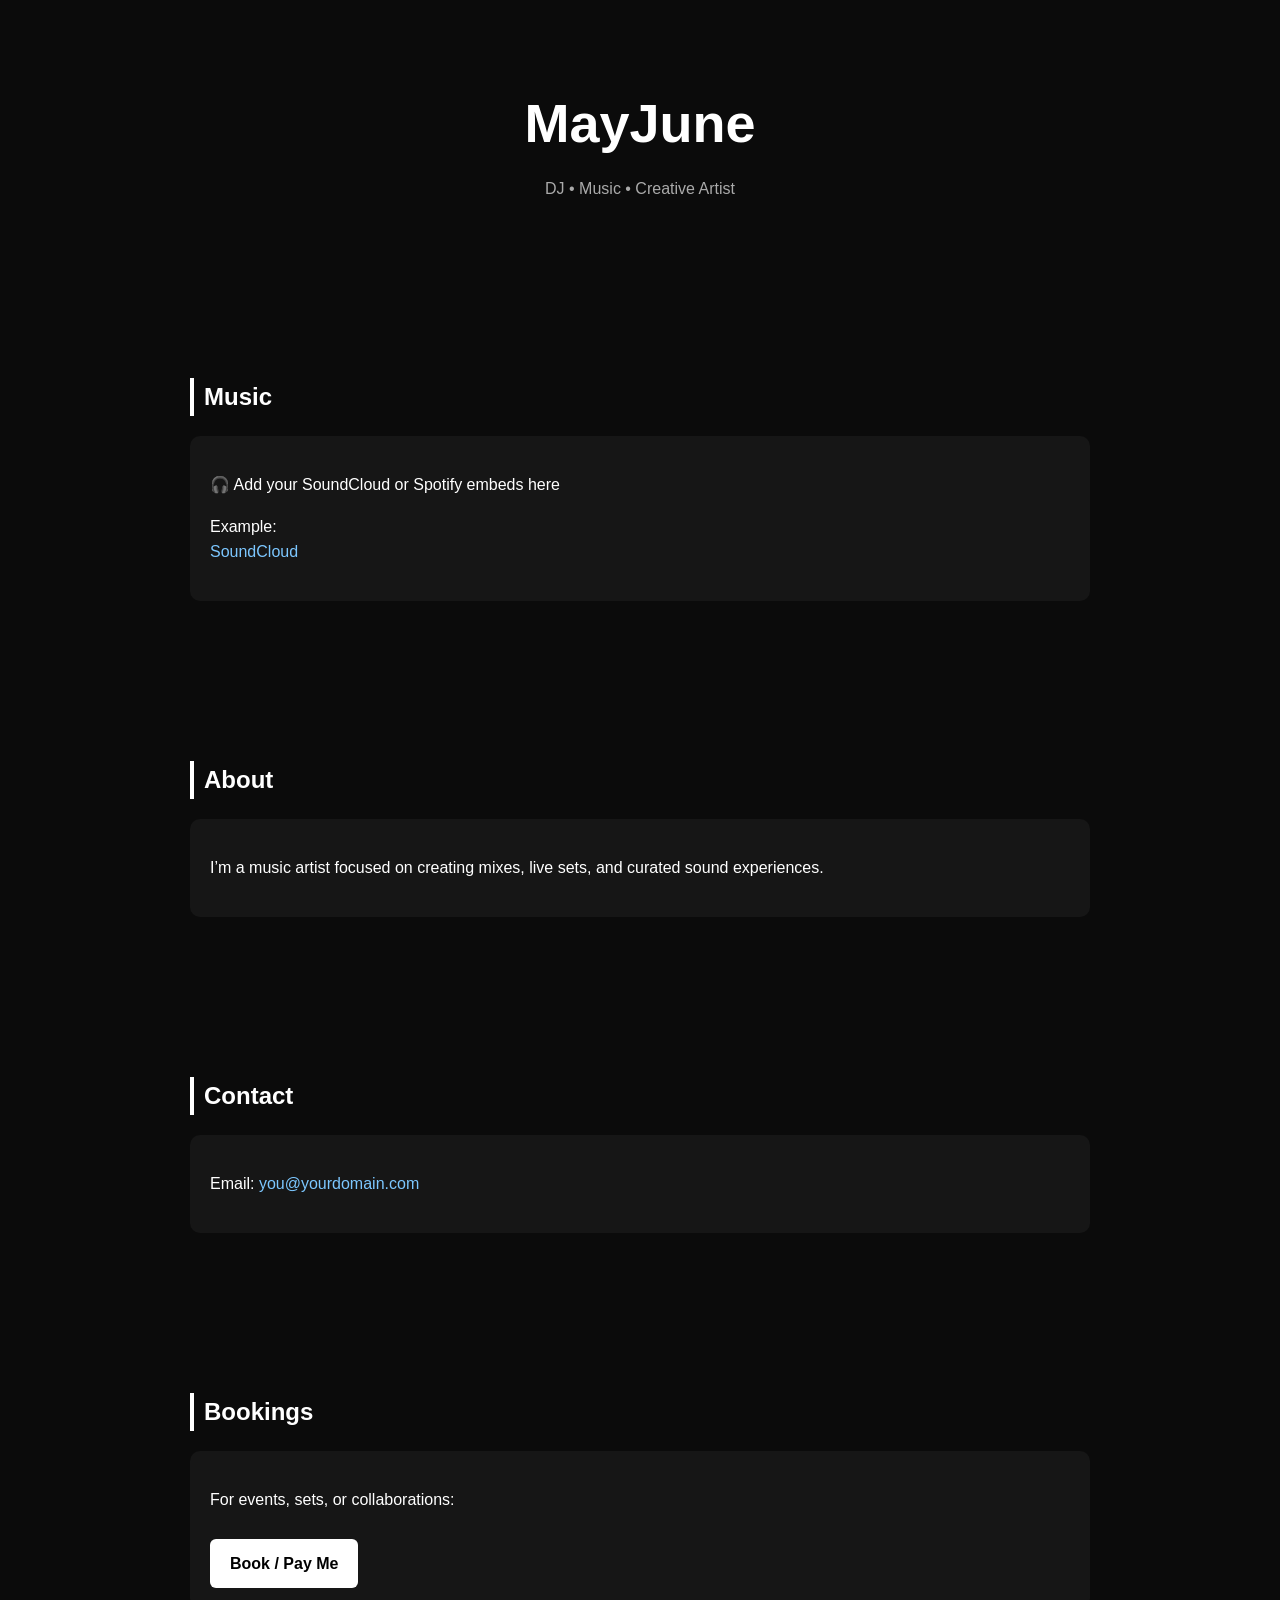
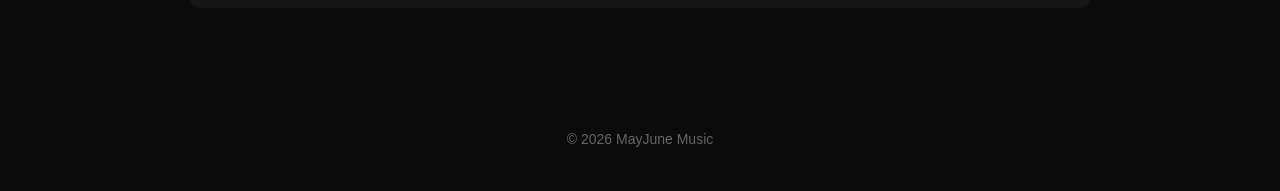
<file: index.htm>
<!DOCTYPE html>
<html lang="en">
<head>
  <meta charset="UTF-8">
  <meta name="viewport" content="width=device-width, initial-scale=1.0">
  <title>MayJune Music</title>

  <style>
    body {
      margin: 0;
      font-family: Arial, sans-serif;
      background: #0b0b0b;
      color: #ffffff;
      line-height: 1.6;
    }

    header {
      padding: 80px 20px;
      text-align: center;
    }

    h1 {
      font-size: 54px;
      margin: 0;
    }

    p.subtitle {
      color: #aaa;
      margin-top: 10px;
    }

    section {
      padding: 60px 20px;
      max-width: 900px;
      margin: auto;
    }

    h2 {
      border-left: 4px solid white;
      padding-left: 10px;
      margin-bottom: 20px;
    }

    .card {
      background: #161616;
      padding: 20px;
      border-radius: 10px;
      margin-bottom: 20px;
    }

    a {
      color: #7cc7ff;
      text-decoration: none;
    }

    .button {
      display: inline-block;
      padding: 12px 20px;
      background: white;
      color: black;
      border-radius: 6px;
      margin-top: 10px;
      font-weight: bold;
    }

    footer {
      text-align: center;
      padding: 40px;
      color: #666;
      font-size: 14px;
    }
  </style>

</head>

<body>

<header>
  <h1>MayJune</h1>
  <p class="subtitle">DJ • Music • Creative Artist</p>
</header>

<section>
  <h2>Music</h2>

  <div class="card">
    <p>🎧 Add your SoundCloud or Spotify embeds here</p>
    <p>
      Example: <br>
      <a href="https://soundcloud.com" target="_blank">SoundCloud</a>
    </p>
  </div>
</section>

<section>
  <h2>About</h2>

  <div class="card">
    <p>
      I’m a music artist focused on creating mixes, live sets, and curated sound experiences.
    </p>
  </div>
</section>

<section>
  <h2>Contact</h2>

  <div class="card">
    <p>Email: <a href="mailto:you@yourdomain.com">you@yourdomain.com</a></p>
  </div>
</section>

<section>
  <h2>Bookings</h2>

  <div class="card">
    <p>For events, sets, or collaborations:</p>

    <!-- Replace with Stripe/PayPal link -->
    <a class="button" href="https://paypal.me/yourlink" target="_blank">
      Book / Pay Me
    </a>
  </div>
</section>

<footer>
  © 2026 MayJune Music
</footer>

</body>
</html>
</file>
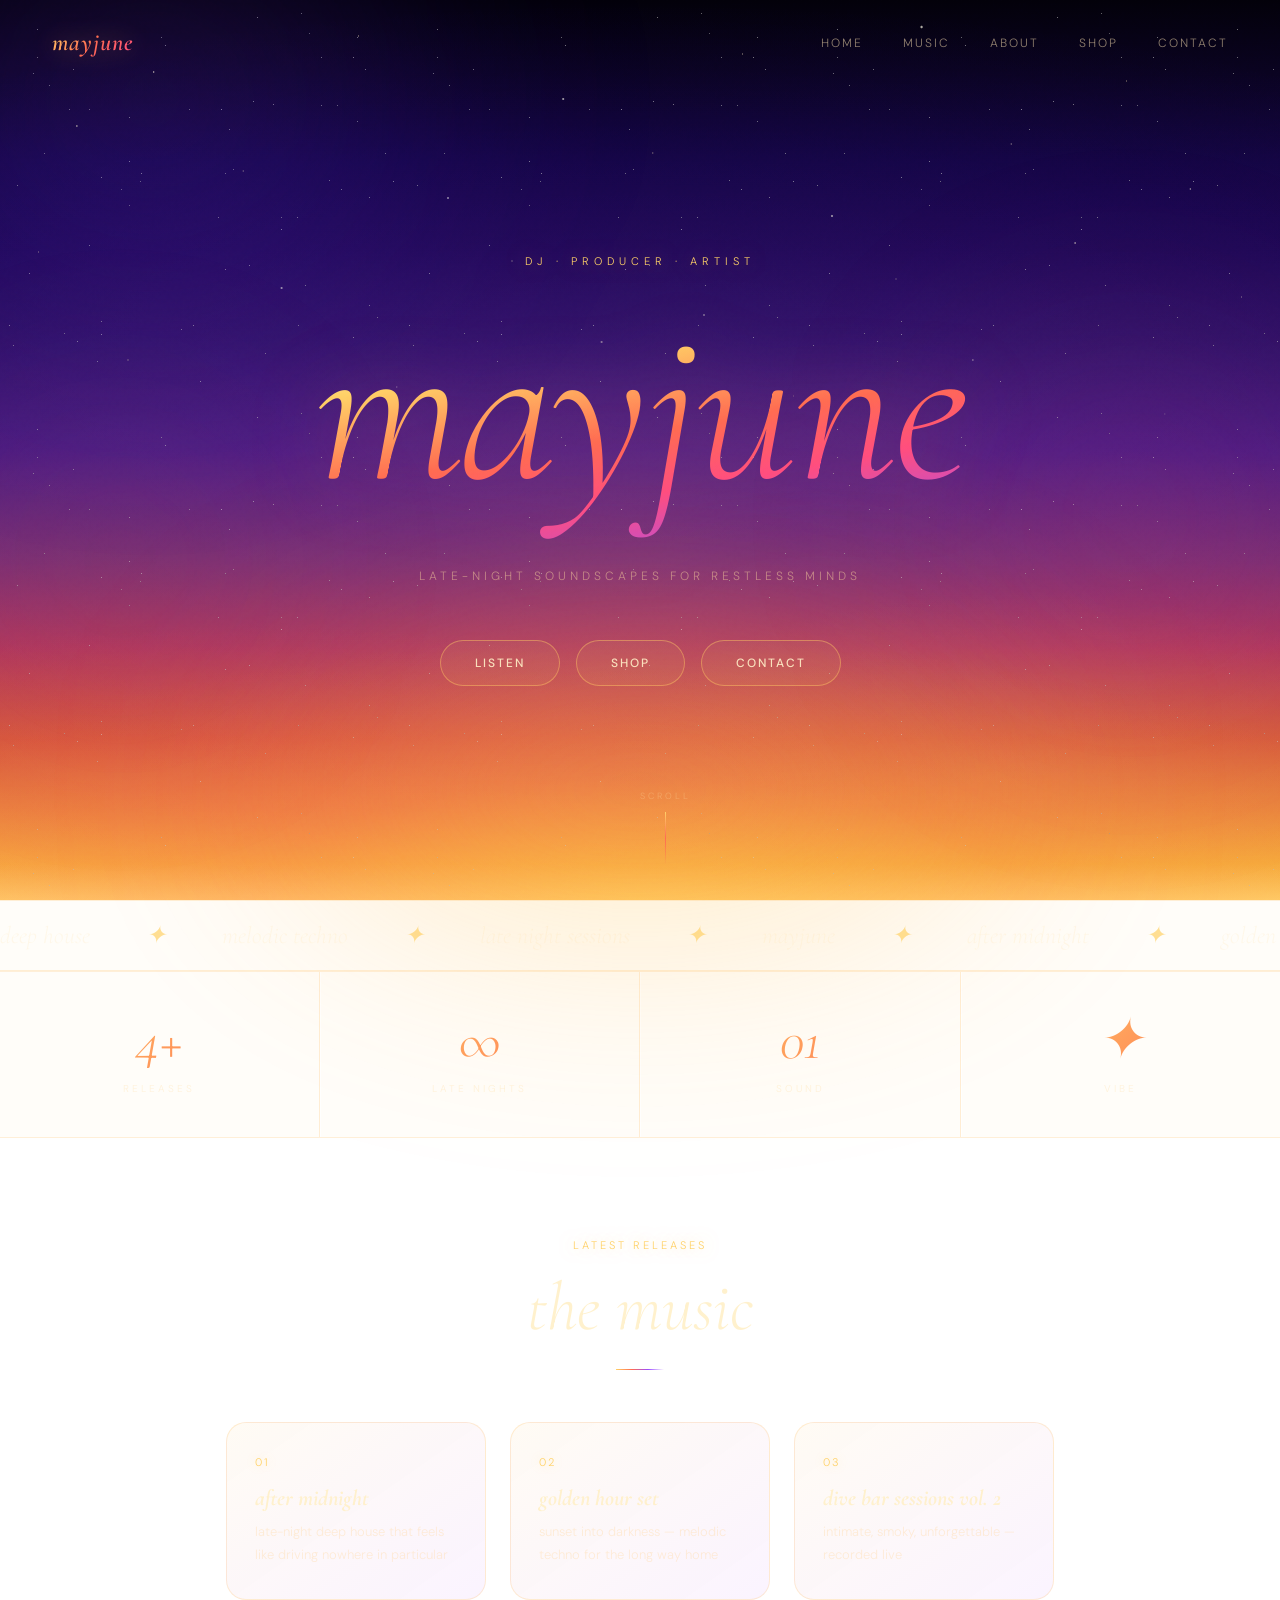
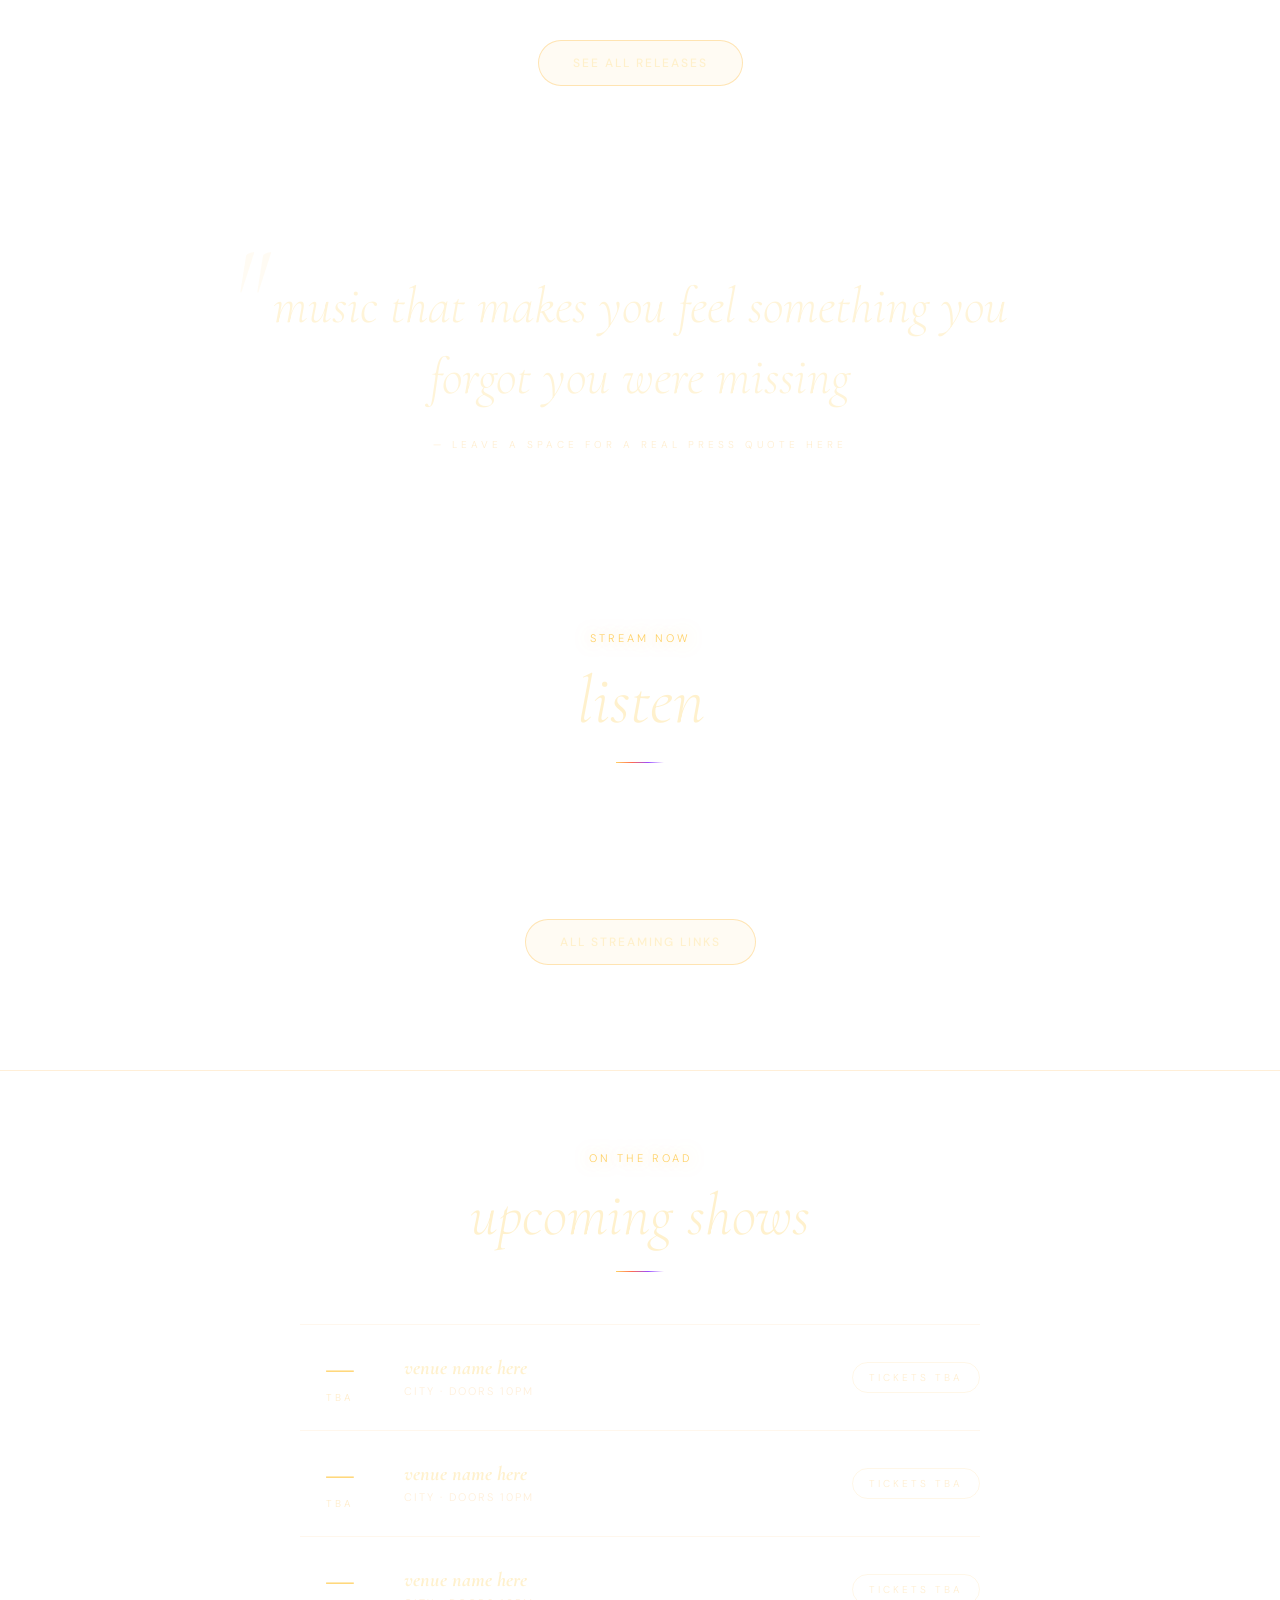
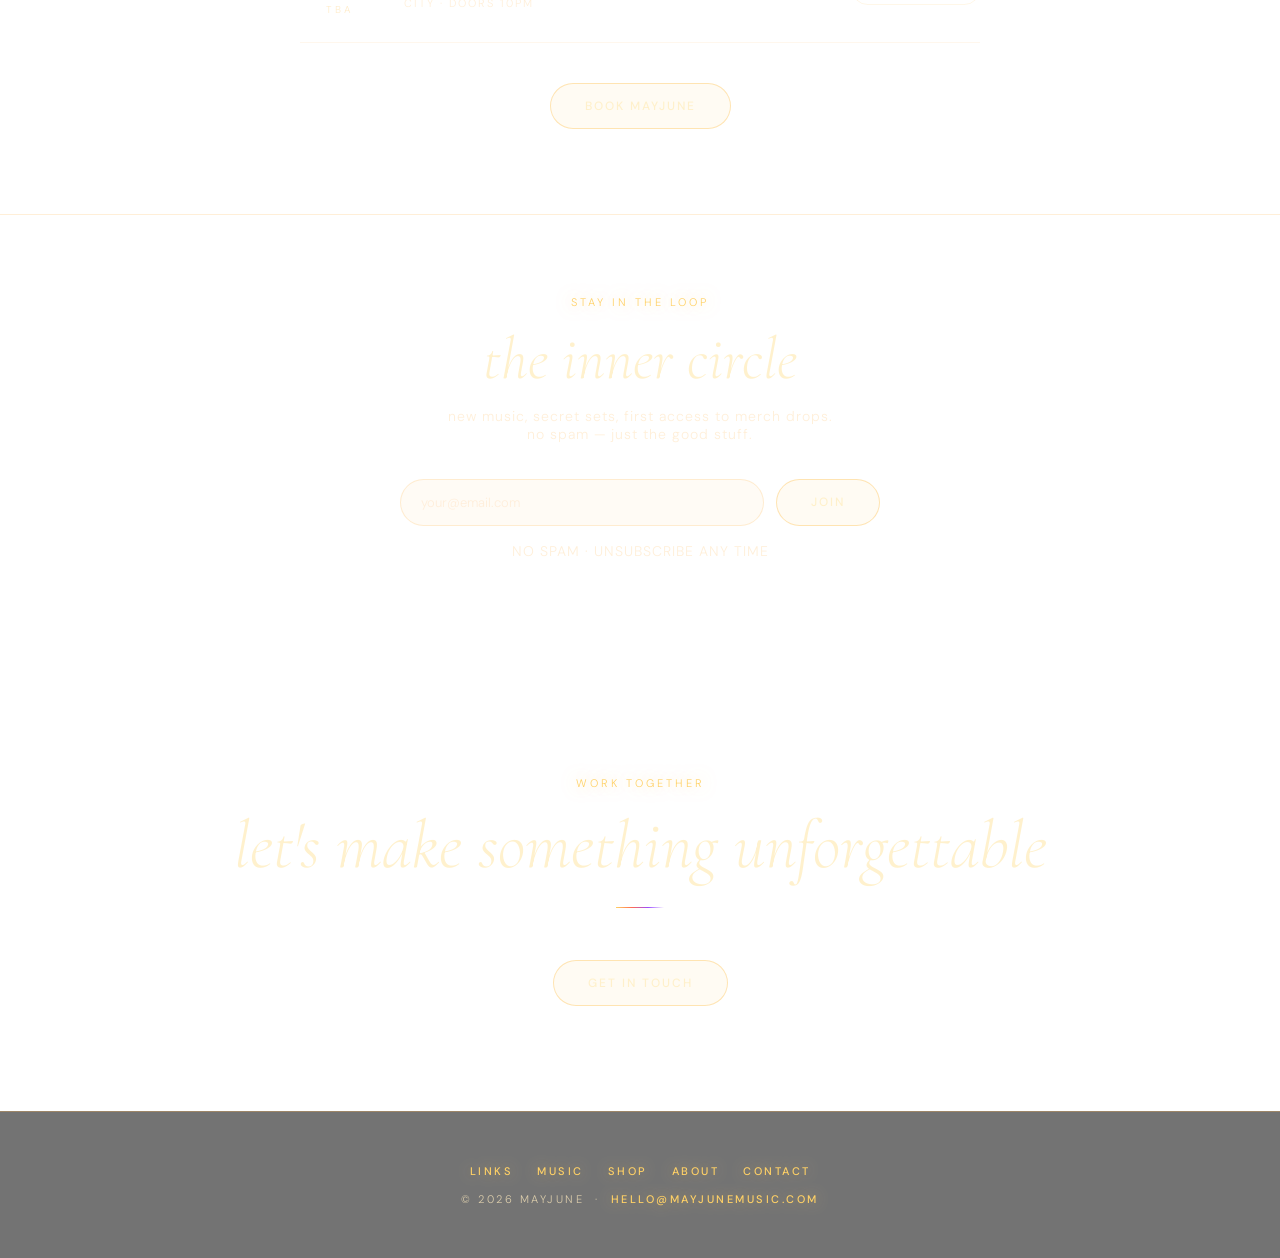
<file: index.html>
<!DOCTYPE html>

<html lang="en">
<head>
  <meta charset="UTF-8">
  <meta name="viewport" content="width=device-width, initial-scale=1.0">
  <title>mayjune</title>
  <link rel="stylesheet" href="styles.css">
</head>
<body>

<div class="cursor"      id="cursor"></div>
<div class="cursor-ring" id="cursorRing"></div>
<div class="cursor-halo" id="cursorHalo"></div>

<div class="orb orb-1"></div>
<div class="orb orb-2"></div>
<div class="orb orb-3"></div>
<div class="orb orb-4"></div>

<nav id="nav">
  <h2>mayjune</h2>
  <button class="nav-toggle" id="navToggle" aria-label="Toggle menu">
    <span></span><span></span><span></span>
  </button>
  <div class="nav-links" id="navLinks">
    <a href="index.html">home</a>
    <a href="music.html">music</a>
    <a href="about.html">about</a>
    <a href="shop.html">shop</a>
    <a href="contact.html">contact</a>
  </div>
</nav>

<!-- ══ HERO ══ -->

<section class="hero">
  <p class="hero-eyebrow">dj · producer · artist</p>
  <h1>mayjune</h1>
  <p class="hero-sub">late-night soundscapes for restless minds</p>
  <div class="buttons">
    <a href="music.html" class="button">listen</a>
    <a href="shop.html"  class="button">shop</a>
    <a href="contact.html" class="button">contact</a>
  </div>
  <div class="hero-scroll">
    <span>scroll</span>
    <div class="scroll-line"></div>
  </div>
</section>

<!-- ══ MARQUEE ══ -->

<div class="marquee-wrap">
  <div class="marquee-track">
    <span>deep house</span><span class="a">✦</span>
    <span>melodic techno</span><span class="a">✦</span>
    <span>late night sessions</span><span class="a">✦</span>
    <span>mayjune</span><span class="a">✦</span>
    <span>after midnight</span><span class="a">✦</span>
    <span>golden hour</span><span class="a">✦</span>
    <span>deep house</span><span class="a">✦</span>
    <span>melodic techno</span><span class="a">✦</span>
    <span>late night sessions</span><span class="a">✦</span>
    <span>mayjune</span><span class="a">✦</span>
    <span>after midnight</span><span class="a">✦</span>
    <span>golden hour</span><span class="a">✦</span>
  </div>
</div>

<!-- ══ STATS ══ -->

<div class="stats-row fade-in">
  <div class="stat-block">
    <span class="stat-num">4+</span>
    <span class="stat-label">releases</span>
  </div>
  <div class="stat-block">
    <span class="stat-num">∞</span>
    <span class="stat-label">late nights</span>
  </div>
  <div class="stat-block">
    <span class="stat-num">01</span>
    <span class="stat-label">sound</span>
  </div>
  <div class="stat-block">
    <span class="stat-num">✦</span>
    <span class="stat-label">vibe</span>
  </div>
</div>

<!-- ══ LATEST MUSIC ══ -->

<section class="section">
  <span class="section-tag">latest releases</span>
  <h2>the music</h2>
  <div class="divider"></div>
  <div class="cards">
    <div class="card fade-in">
      <span class="card-num">01</span>
      <h3>after midnight</h3>
      <p>late-night deep house that feels like driving nowhere in particular</p>
    </div>
    <div class="card fade-in" style="transition-delay:0.1s">
      <span class="card-num">02</span>
      <h3>golden hour set</h3>
      <p>sunset into darkness — melodic techno for the long way home</p>
    </div>
    <div class="card fade-in" style="transition-delay:0.2s">
      <span class="card-num">03</span>
      <h3>dive bar sessions vol. 2</h3>
      <p>intimate, smoky, unforgettable — recorded live</p>
    </div>
  </div>
  <div style="margin-top:40px;">
    <a href="music.html" class="button fade-in" style="transition-delay:0.3s">see all releases</a>
  </div>
</section>

<!-- ══ QUOTE STRIP ══ -->

<div class="quote-strip fade-in">
  <blockquote>
    music that makes you feel something you forgot you were missing
  </blockquote>
  <span class="quote-source">— leave a space for a real press quote here</span>
</div>

<!-- ══ STREAM ══ -->

<section class="section fade-in">
  <span class="section-tag">stream now</span>
  <h2>listen</h2>
  <div class="divider"></div>
  <!-- Replace the src with your Spotify embed URL -->
  <iframe style="border-radius:14px"
    src="https://open.spotify.com/embed/track/4uLU6hMCjMI75M1A2tKUQC"
    width="100%" height="80" frameBorder="0"
    allow="autoplay; clipboard-write; encrypted-media; fullscreen">
  </iframe>
  <div style="margin-top:24px;">
    <a href="links.html" class="button">all streaming links</a>
  </div>
</section>

<!-- ══ UPCOMING SHOWS ══ -->

<section class="shows-section fade-in">
  <span class="section-tag" style="text-align:center;display:block;margin-bottom:14px;">on the road</span>
  <h2>upcoming shows</h2>
  <div class="divider"></div>
  <div class="shows-list">
    <!-- Add your real dates below — format: day / month / venue / city -->
    <div class="show-row fade-in">
      <div class="show-date">
        <span class="show-date-day">—</span>
        <span class="show-date-month">tba</span>
      </div>
      <div class="show-info">
        <h3>venue name here</h3>
        <p>city · doors 10pm</p>
      </div>
      <span class="show-tba">tickets tba</span>
    </div>
    <div class="show-row fade-in" style="transition-delay:0.1s">
      <div class="show-date">
        <span class="show-date-day">—</span>
        <span class="show-date-month">tba</span>
      </div>
      <div class="show-info">
        <h3>venue name here</h3>
        <p>city · doors 10pm</p>
      </div>
      <span class="show-tba">tickets tba</span>
    </div>
    <div class="show-row fade-in" style="transition-delay:0.2s">
      <div class="show-date">
        <span class="show-date-day">—</span>
        <span class="show-date-month">tba</span>
      </div>
      <div class="show-info">
        <h3>venue name here</h3>
        <p>city · doors 10pm</p>
      </div>
      <span class="show-tba">tickets tba</span>
    </div>
  </div>
  <div style="text-align:center;margin-top:40px;">
    <a href="contact.html" class="button fade-in">book mayjune</a>
  </div>
</section>

<!-- ══ EMAIL LIST ══ -->

<section class="email-section fade-in">
  <span class="section-tag">stay in the loop</span>
  <h2>the inner circle</h2>
  <p>new music, secret sets, first access to merch drops.<br>no spam — just the good stuff.</p>
  <!-- ⬇ Wire this up to Mailchimp / Klaviyo / ConvertKit — replace action URL -->
  <form class="email-form-row" id="emailForm" action="#" method="post">
    <input type="email" name="email" placeholder="your@email.com" required />
    <button type="submit" class="button">join</button>
  </form>
  <p class="email-note">no spam · unsubscribe any time</p>
</section>

<!-- ══ CTA ══ -->

<section class="section fade-in">
  <span class="section-tag">work together</span>
  <h2>let's make something unforgettable</h2>
  <div class="divider"></div>
  <a href="contact.html" class="button">get in touch</a>
</section>

<footer>
  <div style="margin-bottom:14px;display:flex;gap:24px;justify-content:center;flex-wrap:wrap;">
    <a href="links.html">links</a>
    <a href="music.html">music</a>
    <a href="shop.html">shop</a>
    <a href="about.html">about</a>
    <a href="contact.html">contact</a>
  </div>
  © 2026 mayjune &nbsp;·&nbsp; <a href="mailto:hello@mayjunemusic.com">hello@mayjunemusic.com</a>
</footer>

<script src="cursor.js"></script>

<script>
  // Mobile nav
  const toggle = document.getElementById('navToggle');
  const links  = document.getElementById('navLinks');
  toggle.addEventListener('click', () => {
    toggle.classList.toggle('open');
    links.classList.toggle('open');
  });
  links.querySelectorAll('a').forEach(a => a.addEventListener('click', () => {
    toggle.classList.remove('open'); links.classList.remove('open');
  }));

  // Email form submit → success overlay
  document.getElementById('emailForm').addEventListener('submit', function(e) {
    e.preventDefault();
    // ↓ Add your actual form submission logic here (Mailchimp API, Klaviyo, etc.)
    window.mjShowSuccess({
      title: "you're in ✦",
      sub: "welcome to the inner circle"
    });
    this.reset();
  });
</script>

</body>
</html>
</file>
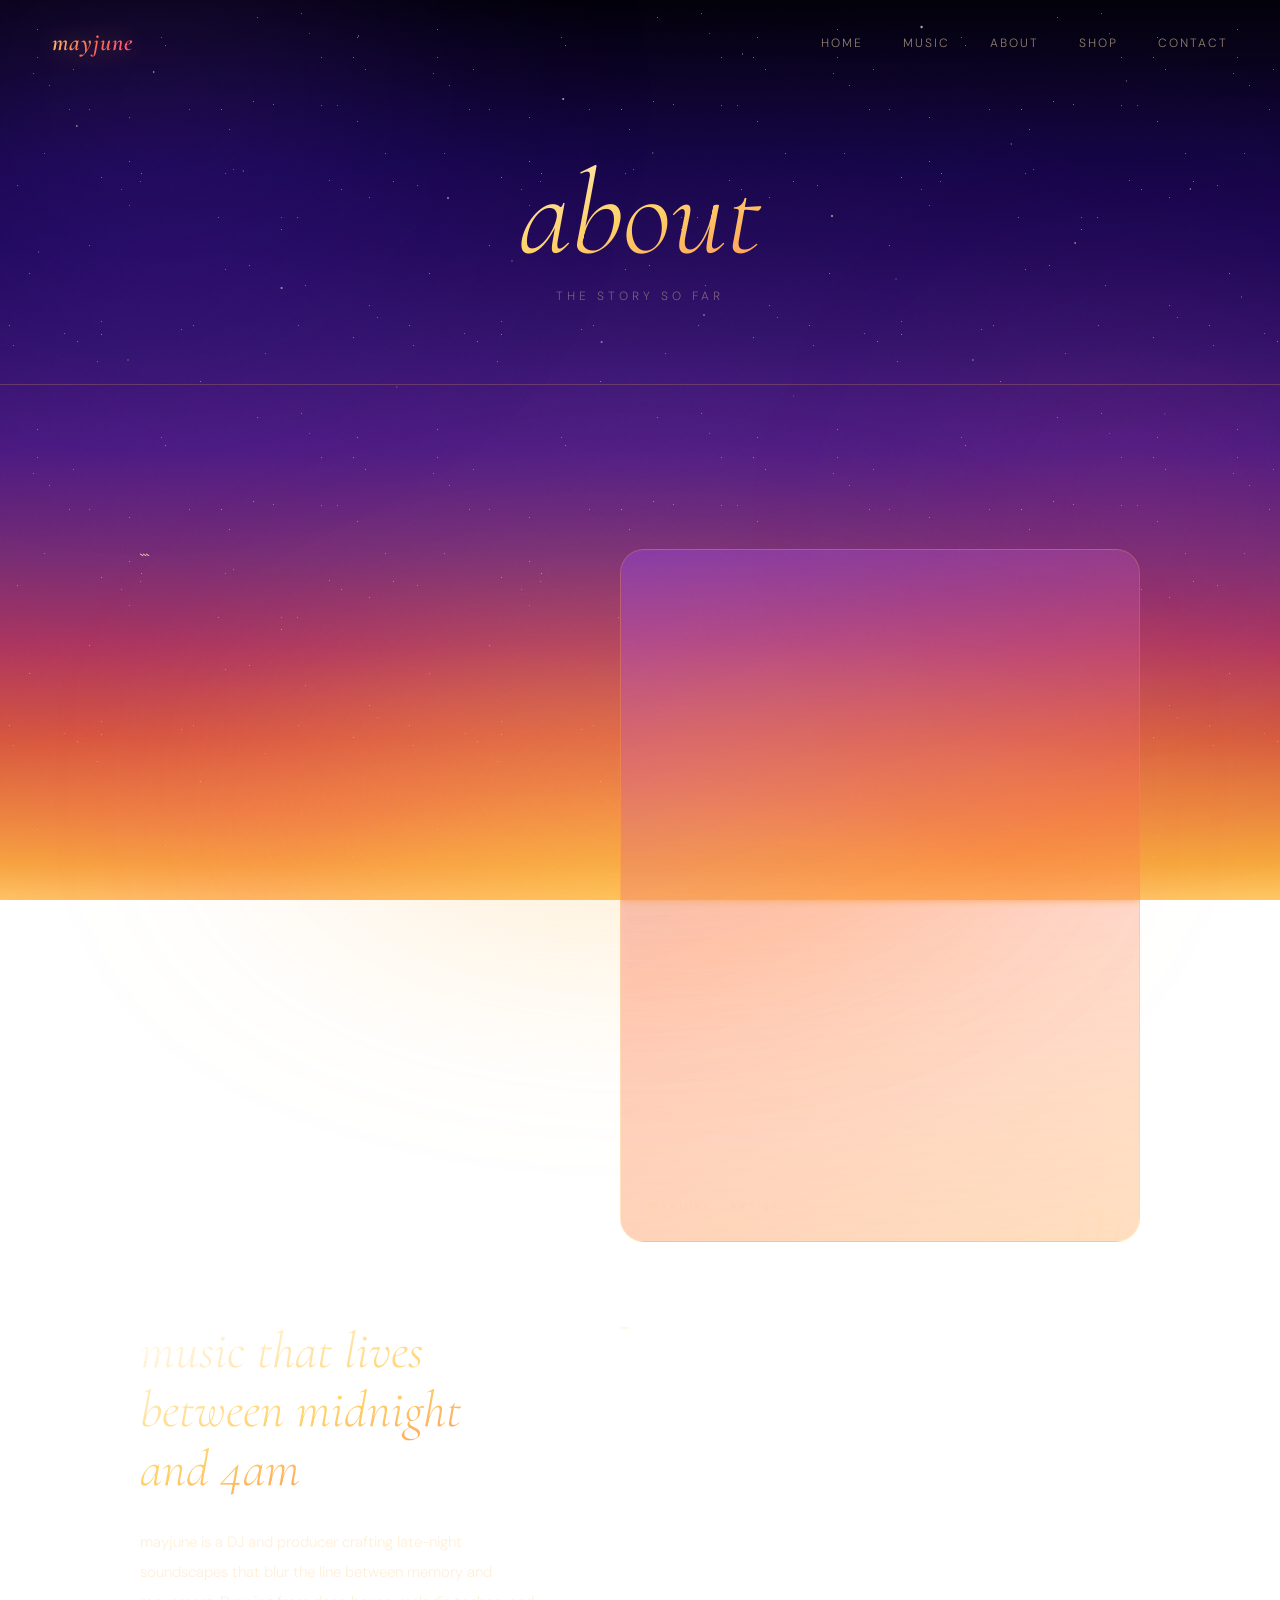
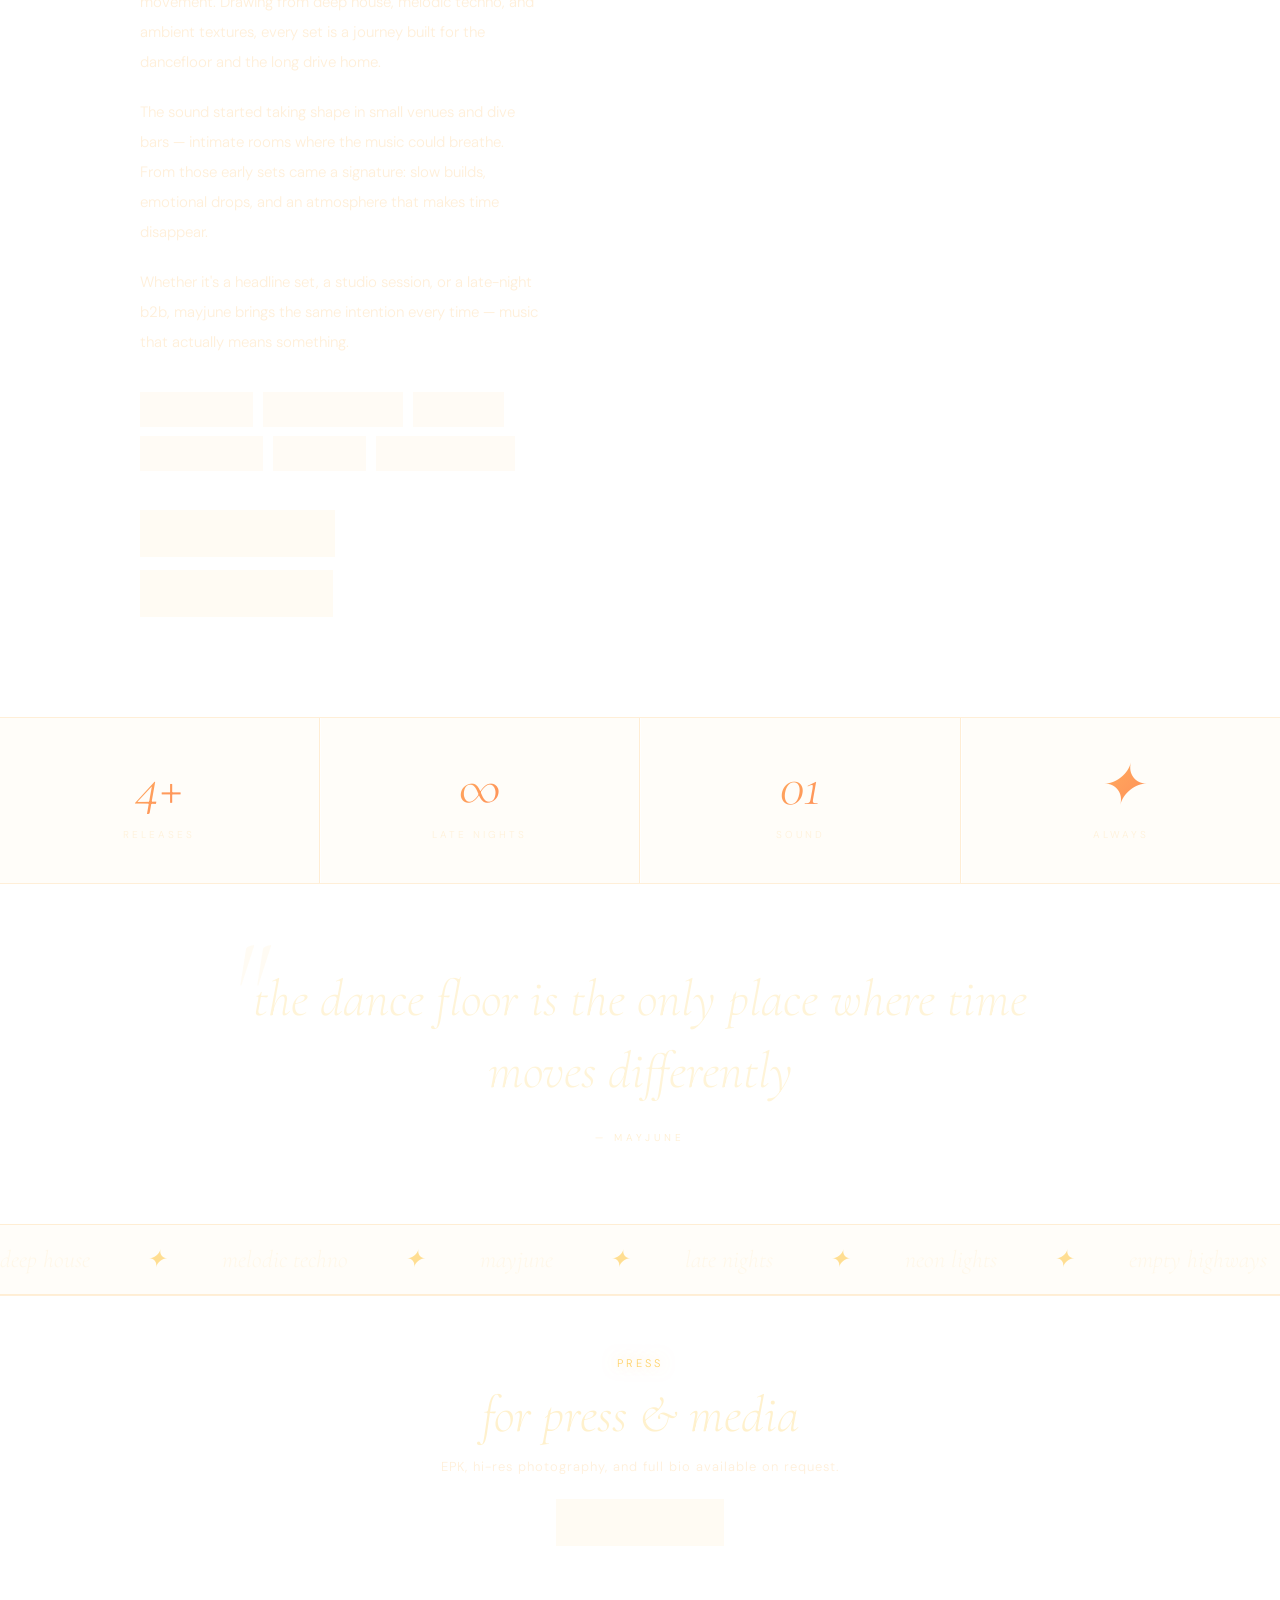
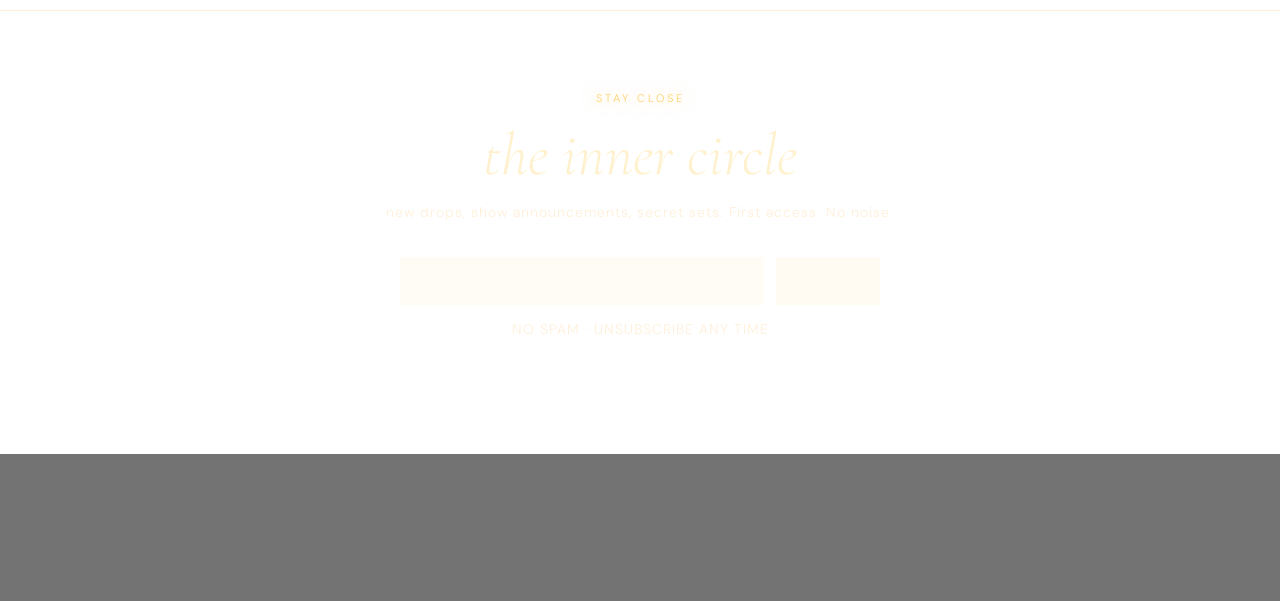
<file: about.html>
<!DOCTYPE html>

<html lang="en">
<head>
  <meta charset="UTF-8">
  <meta name="viewport" content="width=device-width, initial-scale=1.0">
  <title>about — mayjune</title>
  <link rel="stylesheet" href="styles.css">
</head>
<body>

<div class="cursor"      id="cursor"></div>
<div class="cursor-ring" id="cursorRing"></div>
<div class="cursor-halo" id="cursorHalo"></div>

<div class="orb orb-1"></div>
<div class="orb orb-2"></div>
<div class="orb orb-3"></div>

<nav id="nav">
  <h2>mayjune</h2>
  <button class="nav-toggle" id="navToggle" aria-label="Toggle menu">
    <span></span><span></span><span></span>
  </button>
  <div class="nav-links" id="navLinks">
    <a href="index.html">home</a>
    <a href="music.html">music</a>
    <a href="about.html">about</a>
    <a href="shop.html">shop</a>
    <a href="contact.html">contact</a>
  </div>
</nav>

<section class="hero-small">
  <h1>about</h1>
  <p>the story so far</p>
</section>

<section class="section">
  <div class="about-grid">

```
<div class="about-portrait fade-in">
  <div class="about-portrait-watermark">mj</div>
  <!-- Add your photo: replace this div with <img src="your-photo.jpg" style="width:100%;height:100%;object-fit:cover;border-radius:24px;" /> -->
  <span class="about-portrait-label">mayjune · artist</span>
</div>

<div class="about-text fade-in" style="transition-delay:0.15s">
  <h2>music that lives between midnight and 4am</h2>
  <p>
    mayjune is a DJ and producer crafting late-night soundscapes that blur
    the line between memory and movement. Drawing from deep house, melodic
    techno, and ambient textures, every set is a journey built for the
    dancefloor and the long drive home.
  </p>
  <p>
    The sound started taking shape in small venues and dive bars — intimate
    rooms where the music could breathe. From those early sets came a
    signature: slow builds, emotional drops, and an atmosphere that makes
    time disappear.
  </p>
  <p>
    Whether it's a headline set, a studio session, or a late-night b2b,
    mayjune brings the same intention every time — music that actually
    means something.
  </p>

  <div class="about-tags">
    <span class="tag">deep house</span>
    <span class="tag">melodic techno</span>
    <span class="tag">ambient</span>
    <span class="tag">DJ · producer</span>
    <span class="tag">live sets</span>
    <span class="tag">studio sessions</span>
  </div>

  <div style="margin-top:40px;display:flex;gap:14px;flex-wrap:wrap;">
    <a href="contact.html" class="button">work together</a>
    <a href="music.html"   class="button">hear the music</a>
  </div>
</div>
```

  </div>
</section>

<!-- ══ STATS ══ -->

<div class="stats-row fade-in">
  <div class="stat-block">
    <span class="stat-num">4+</span>
    <span class="stat-label">releases</span>
  </div>
  <div class="stat-block">
    <span class="stat-num">∞</span>
    <span class="stat-label">late nights</span>
  </div>
  <div class="stat-block">
    <span class="stat-num">01</span>
    <span class="stat-label">sound</span>
  </div>
  <div class="stat-block">
    <span class="stat-num">✦</span>
    <span class="stat-label">always</span>
  </div>
</div>

<!-- ══ QUOTE ══ -->

<div class="quote-strip fade-in">
  <blockquote>
    the dance floor is the only place where time moves differently
  </blockquote>
  <!-- Replace with a real press quote or your own words -->
  <span class="quote-source">— mayjune</span>
</div>

<!-- ══ MARQUEE ══ -->

<div class="marquee-wrap">
  <div class="marquee-track">
    <span>deep house</span><span class="a">✦</span>
    <span>melodic techno</span><span class="a">✦</span>
    <span>mayjune</span><span class="a">✦</span>
    <span>late nights</span><span class="a">✦</span>
    <span>neon lights</span><span class="a">✦</span>
    <span>empty highways</span><span class="a">✦</span>
    <span>deep house</span><span class="a">✦</span>
    <span>melodic techno</span><span class="a">✦</span>
    <span>mayjune</span><span class="a">✦</span>
    <span>late nights</span><span class="a">✦</span>
    <span>neon lights</span><span class="a">✦</span>
    <span>empty highways</span><span class="a">✦</span>
  </div>
</div>

<!-- ══ PRESS ══ -->

<section class="press-section fade-in">
  <span class="section-tag">press</span>
  <h2 style="font-family:'Cormorant Garamond',serif;font-style:italic;font-weight:300;
    font-size:clamp(32px,4vw,52px);color:var(--text-warm);margin-bottom:12px;">
    for press &amp; media
  </h2>
  <p>EPK, hi-res photography, and full bio available on request.</p>
  <a href="contact.html" class="button">request EPK</a>
</section>

<!-- ══ EMAIL LIST ══ -->

<section class="email-section fade-in">
  <span class="section-tag">stay close</span>
  <h2>the inner circle</h2>
  <p>new drops, show announcements, secret sets. First access. No noise.</p>
  <form class="email-form-row" id="emailForm" action="#" method="post">
    <input type="email" name="email" placeholder="your@email.com" required />
    <button type="submit" class="button">join</button>
  </form>
  <p class="email-note">no spam · unsubscribe any time</p>
</section>

<footer>
  <div style="margin-bottom:14px;display:flex;gap:24px;justify-content:center;flex-wrap:wrap;">
    <a href="links.html">links</a>
    <a href="music.html">music</a>
    <a href="shop.html">shop</a>
    <a href="index.html">home</a>
    <a href="contact.html">contact</a>
  </div>
  © 2026 mayjune &nbsp;·&nbsp; <a href="mailto:hello@mayjunemusic.com">hello@mayjunemusic.com</a>
</footer>

<script src="cursor.js"></script>

<script>
  const toggle = document.getElementById('navToggle');
  const navL   = document.getElementById('navLinks');
  toggle.addEventListener('click', () => {
    toggle.classList.toggle('open'); navL.classList.toggle('open');
  });
  navL.querySelectorAll('a').forEach(a => a.addEventListener('click', () => {
    toggle.classList.remove('open'); navL.classList.remove('open');
  }));

  document.getElementById('emailForm').addEventListener('submit', function(e) {
    e.preventDefault();
    window.mjShowSuccess({ title: "you're in ✦", sub: "welcome to the inner circle" });
    this.reset();
  });
</script>

</body>
</html>
</file>
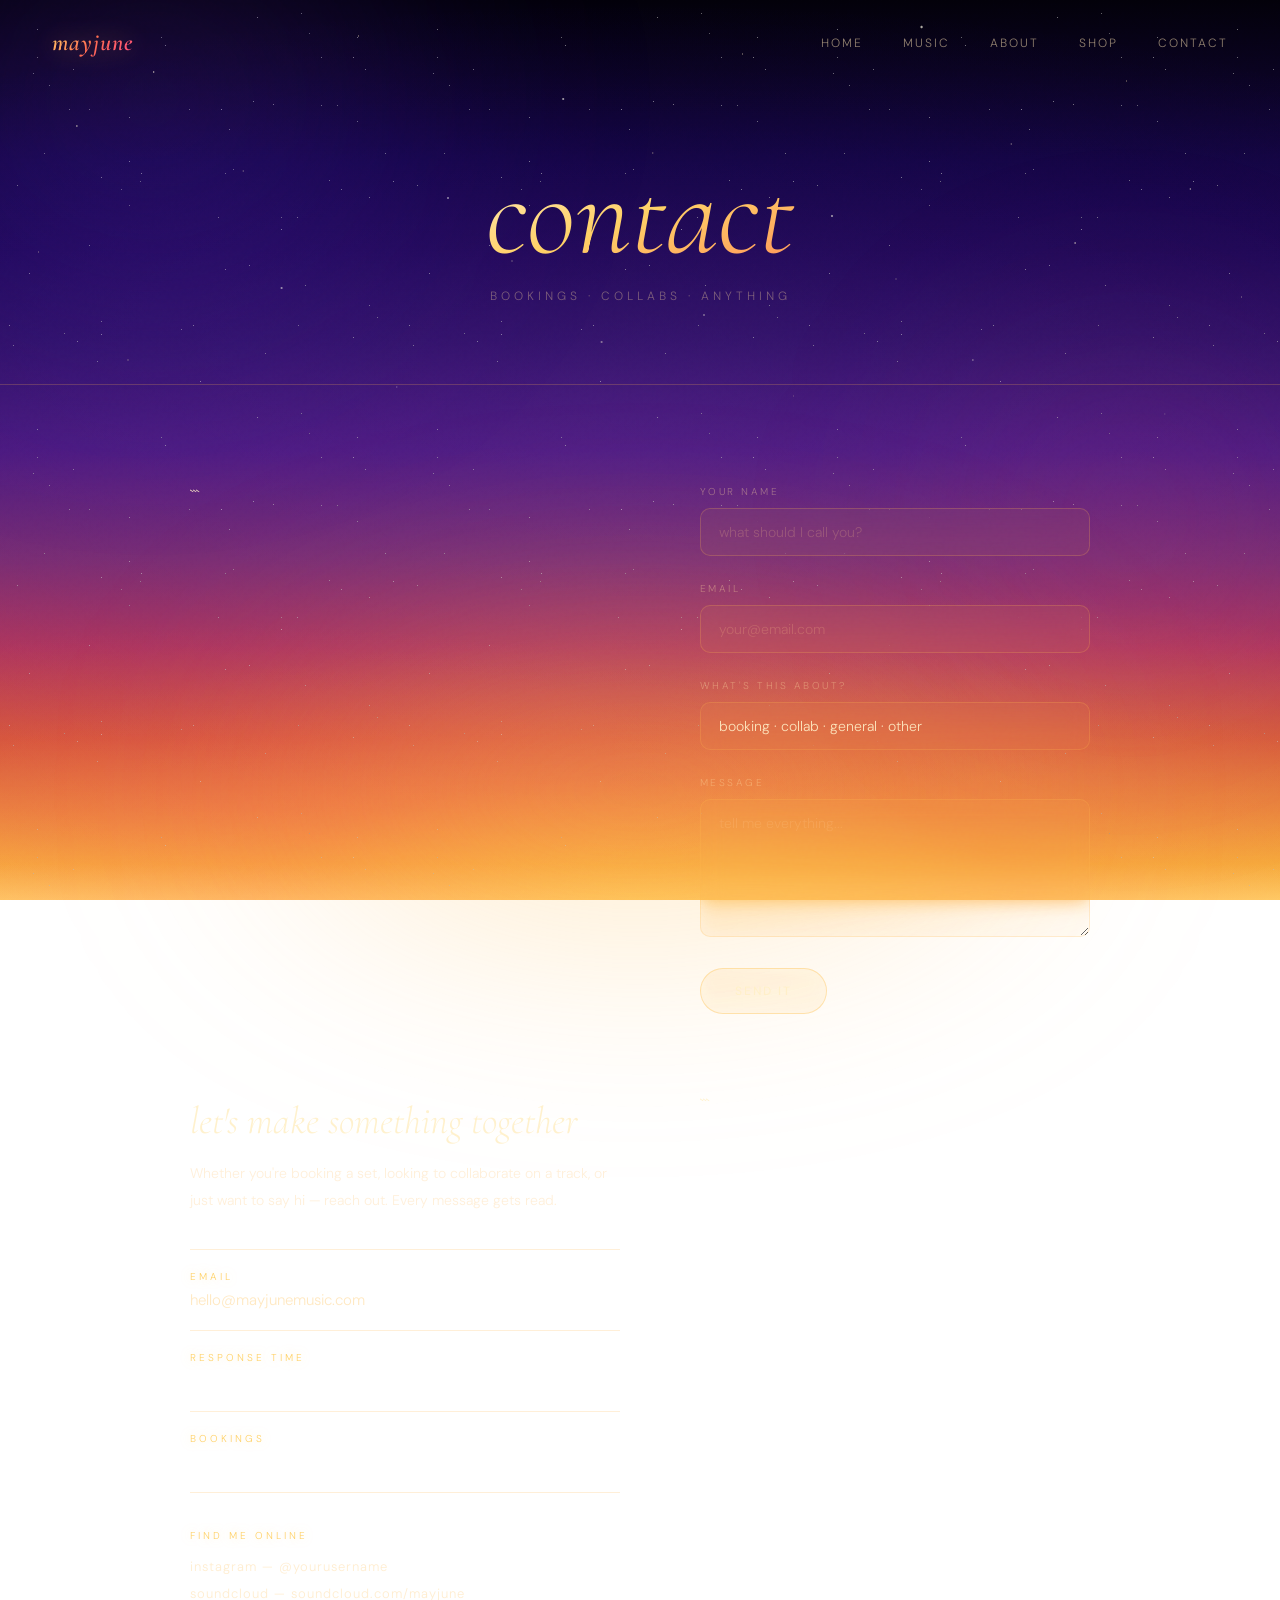
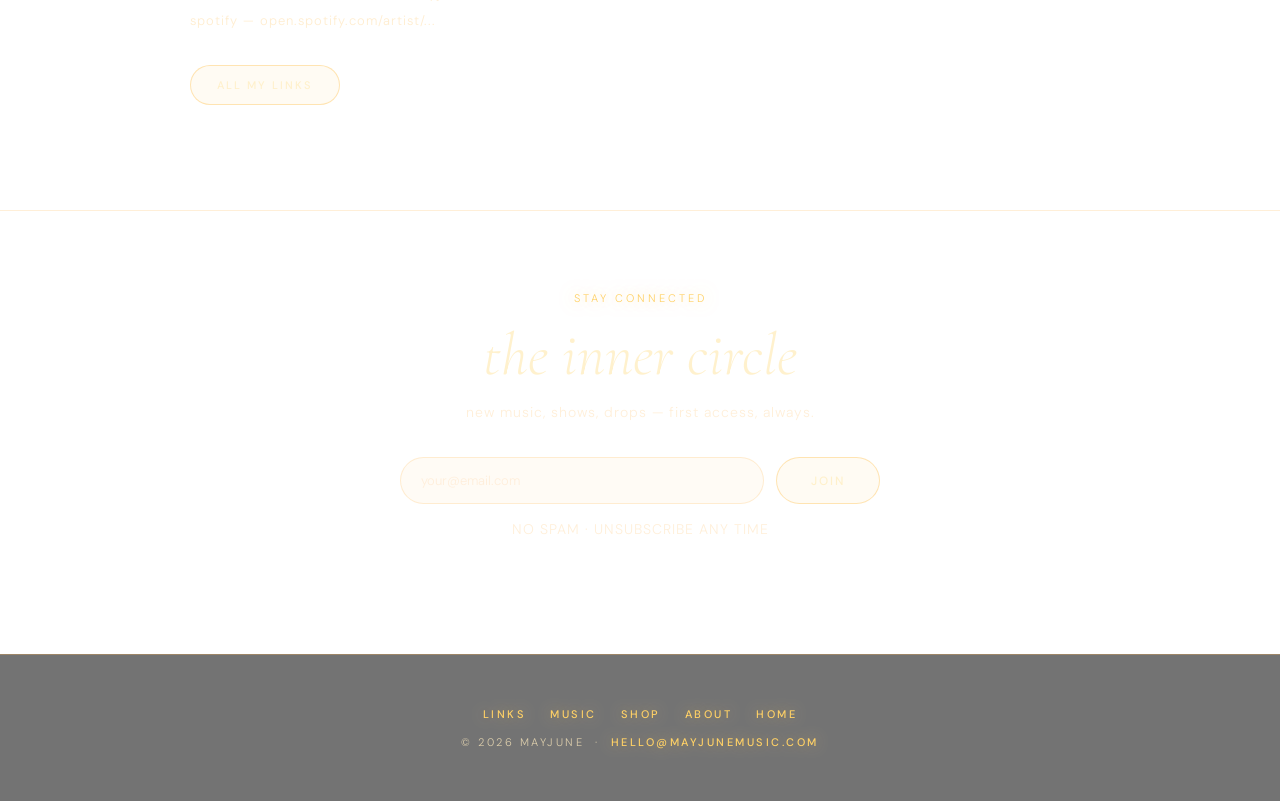
<file: contact.html>
<!DOCTYPE html>

<html lang="en">
<head>
  <meta charset="UTF-8">
  <meta name="viewport" content="width=device-width, initial-scale=1.0">
  <title>contact — mayjune</title>
  <link rel="stylesheet" href="styles.css">
</head>
<body>

<div class="cursor"      id="cursor"></div>
<div class="cursor-ring" id="cursorRing"></div>
<div class="cursor-halo" id="cursorHalo"></div>

<div class="orb orb-1"></div>
<div class="orb orb-2"></div>
<div class="orb orb-3"></div>

<nav id="nav">
  <h2>mayjune</h2>
  <button class="nav-toggle" id="navToggle" aria-label="Toggle menu">
    <span></span><span></span><span></span>
  </button>
  <div class="nav-links" id="navLinks">
    <a href="index.html">home</a>
    <a href="music.html">music</a>
    <a href="about.html">about</a>
    <a href="shop.html">shop</a>
    <a href="contact.html">contact</a>
  </div>
</nav>

<section class="hero-small">
  <h1>contact</h1>
  <p>bookings · collabs · anything</p>
</section>

<section class="contact-section">
  <div class="contact-container">

```
<!-- ══ FORM ══ -->
<div class="contact-form fade-in">
  <form id="contactForm" action="#" method="post">
    <div class="form-group">
      <label class="form-label">your name</label>
      <input type="text" name="name" placeholder="what should I call you?" required />
    </div>
    <div class="form-group">
      <label class="form-label">email</label>
      <input type="email" name="email" placeholder="your@email.com" required />
    </div>
    <div class="form-group">
      <label class="form-label">what's this about?</label>
      <select name="subject" style="
        width:100%;padding:14px 18px;
        border:1px solid var(--border);border-radius:10px;
        background:rgba(255,180,80,0.06);
        color:var(--text-warm);
        font-size:14px;font-family:'DM Sans',sans-serif;font-weight:300;
        backdrop-filter:blur(10px);
        transition:border-color 0.3s,background 0.3s,box-shadow 0.3s;
        appearance:none;-webkit-appearance:none;
        cursor:auto;
      ">
        <option value="" disabled selected style="background:#1a0933;">booking · collab · general · other</option>
        <option value="booking"   style="background:#1a0933;">booking a set</option>
        <option value="collab"    style="background:#1a0933;">collaboration</option>
        <option value="press"     style="background:#1a0933;">press / media</option>
        <option value="merch"     style="background:#1a0933;">merch / order</option>
        <option value="general"   style="background:#1a0933;">general hello</option>
        <option value="other"     style="background:#1a0933;">other</option>
      </select>
    </div>
    <div class="form-group">
      <label class="form-label">message</label>
      <textarea name="message" rows="6" placeholder="tell me everything..." required></textarea>
    </div>
    <button class="button" type="submit" id="submitBtn">send it</button>
  </form>
</div>

<!-- ══ INFO ══ -->
<div class="contact-info-block fade-in" style="transition-delay:0.15s">
  <h3>let's make something together</h3>
  <p>
    Whether you're booking a set, looking to collaborate on a track,
    or just want to say hi — reach out. Every message gets read.
  </p>

  <div class="contact-detail">
    <span class="contact-detail-label">email</span>
    <a href="mailto:hello@mayjunemusic.com">hello@mayjunemusic.com</a>
  </div>
  <div class="contact-detail">
    <span class="contact-detail-label">response time</span>
    <span style="color:rgba(255,255,255,0.55);font-size:15px;">usually within 48 hours</span>
  </div>
  <div class="contact-detail">
    <span class="contact-detail-label">bookings</span>
    <span style="color:rgba(255,255,255,0.55);font-size:15px;">
      available for headline, support &amp; b2b — worldwide
    </span>
  </div>

  <!-- Social links — fill in your handles -->
  <div style="margin-top:36px;">
    <span style="display:block;font-size:10px;letter-spacing:3px;text-transform:uppercase;
      color:var(--gold);text-shadow:0 0 12px rgba(255,209,102,0.4);margin-bottom:16px;">
      find me online
    </span>
    <div style="display:flex;flex-direction:column;gap:10px;">
      <!-- Replace # with your actual profile URLs -->
      <a href="#" style="color:rgba(255,220,160,0.5);text-decoration:none;font-size:13px;
        letter-spacing:1px;transition:color 0.3s;"
        onmouseover="this.style.color='var(--gold)'"
        onmouseout="this.style.color='rgba(255,220,160,0.5)'">
        instagram — @yourusername
      </a>
      <a href="#" style="color:rgba(255,220,160,0.5);text-decoration:none;font-size:13px;
        letter-spacing:1px;transition:color 0.3s;"
        onmouseover="this.style.color='var(--gold)'"
        onmouseout="this.style.color='rgba(255,220,160,0.5)'">
        soundcloud — soundcloud.com/mayjune
      </a>
      <a href="#" style="color:rgba(255,220,160,0.5);text-decoration:none;font-size:13px;
        letter-spacing:1px;transition:color 0.3s;"
        onmouseover="this.style.color='var(--gold)'"
        onmouseout="this.style.color='rgba(255,220,160,0.5)'">
        spotify — open.spotify.com/artist/...
      </a>
    </div>
  </div>

  <div style="margin-top:36px;">
    <a href="links.html" class="button" style="font-size:11px;padding:12px 26px;">all my links</a>
  </div>
</div>
```

  </div>
</section>

<!-- ══ EMAIL LIST ══ -->

<section class="email-section fade-in">
  <span class="section-tag">stay connected</span>
  <h2>the inner circle</h2>
  <p>new music, shows, drops — first access, always.</p>
  <form class="email-form-row" id="emailForm" action="#" method="post">
    <input type="email" name="email" placeholder="your@email.com" required />
    <button type="submit" class="button">join</button>
  </form>
  <p class="email-note">no spam · unsubscribe any time</p>
</section>

<footer>
  <div style="margin-bottom:14px;display:flex;gap:24px;justify-content:center;flex-wrap:wrap;">
    <a href="links.html">links</a>
    <a href="music.html">music</a>
    <a href="shop.html">shop</a>
    <a href="about.html">about</a>
    <a href="index.html">home</a>
  </div>
  © 2026 mayjune &nbsp;·&nbsp; <a href="mailto:hello@mayjunemusic.com">hello@mayjunemusic.com</a>
</footer>

<script src="cursor.js"></script>

<script>
  // Mobile nav
  const toggle = document.getElementById('navToggle');
  const navL   = document.getElementById('navLinks');
  toggle.addEventListener('click', () => {
    toggle.classList.toggle('open'); navL.classList.toggle('open');
  });
  navL.querySelectorAll('a').forEach(a => a.addEventListener('click', () => {
    toggle.classList.remove('open'); navL.classList.remove('open');
  }));

  // Contact form → success
  document.getElementById('contactForm').addEventListener('submit', function(e) {
    e.preventDefault();
    const name = this.querySelector('[name="name"]').value || 'you';
    // ↓ Replace with your actual form handler (Formspree, Netlify Forms, etc.)
    // e.g. fetch('https://formspree.io/f/YOUR_ID', { method:'POST', body: new FormData(this) })
    window.mjShowSuccess({
      title: 'sent ✦',
      sub: "thanks " + name + " — i'll be in touch soon"
    });
    this.reset();
  });

  // Email form
  document.getElementById('emailForm').addEventListener('submit', function(e) {
    e.preventDefault();
    window.mjShowSuccess({ title: "you're in ✦", sub: "welcome to the inner circle" });
    this.reset();
  });

  // Focus gold border on select
  document.querySelector('select').addEventListener('focus', function() {
    this.style.borderColor = 'var(--gold)';
    this.style.boxShadow = '0 0 0 3px rgba(255,200,80,0.1), 0 0 20px rgba(255,200,80,0.1)';
  });
  document.querySelector('select').addEventListener('blur', function() {
    this.style.borderColor = 'var(--border)';
    this.style.boxShadow = 'none';
  });
</script>

</body>
</html>
</file>
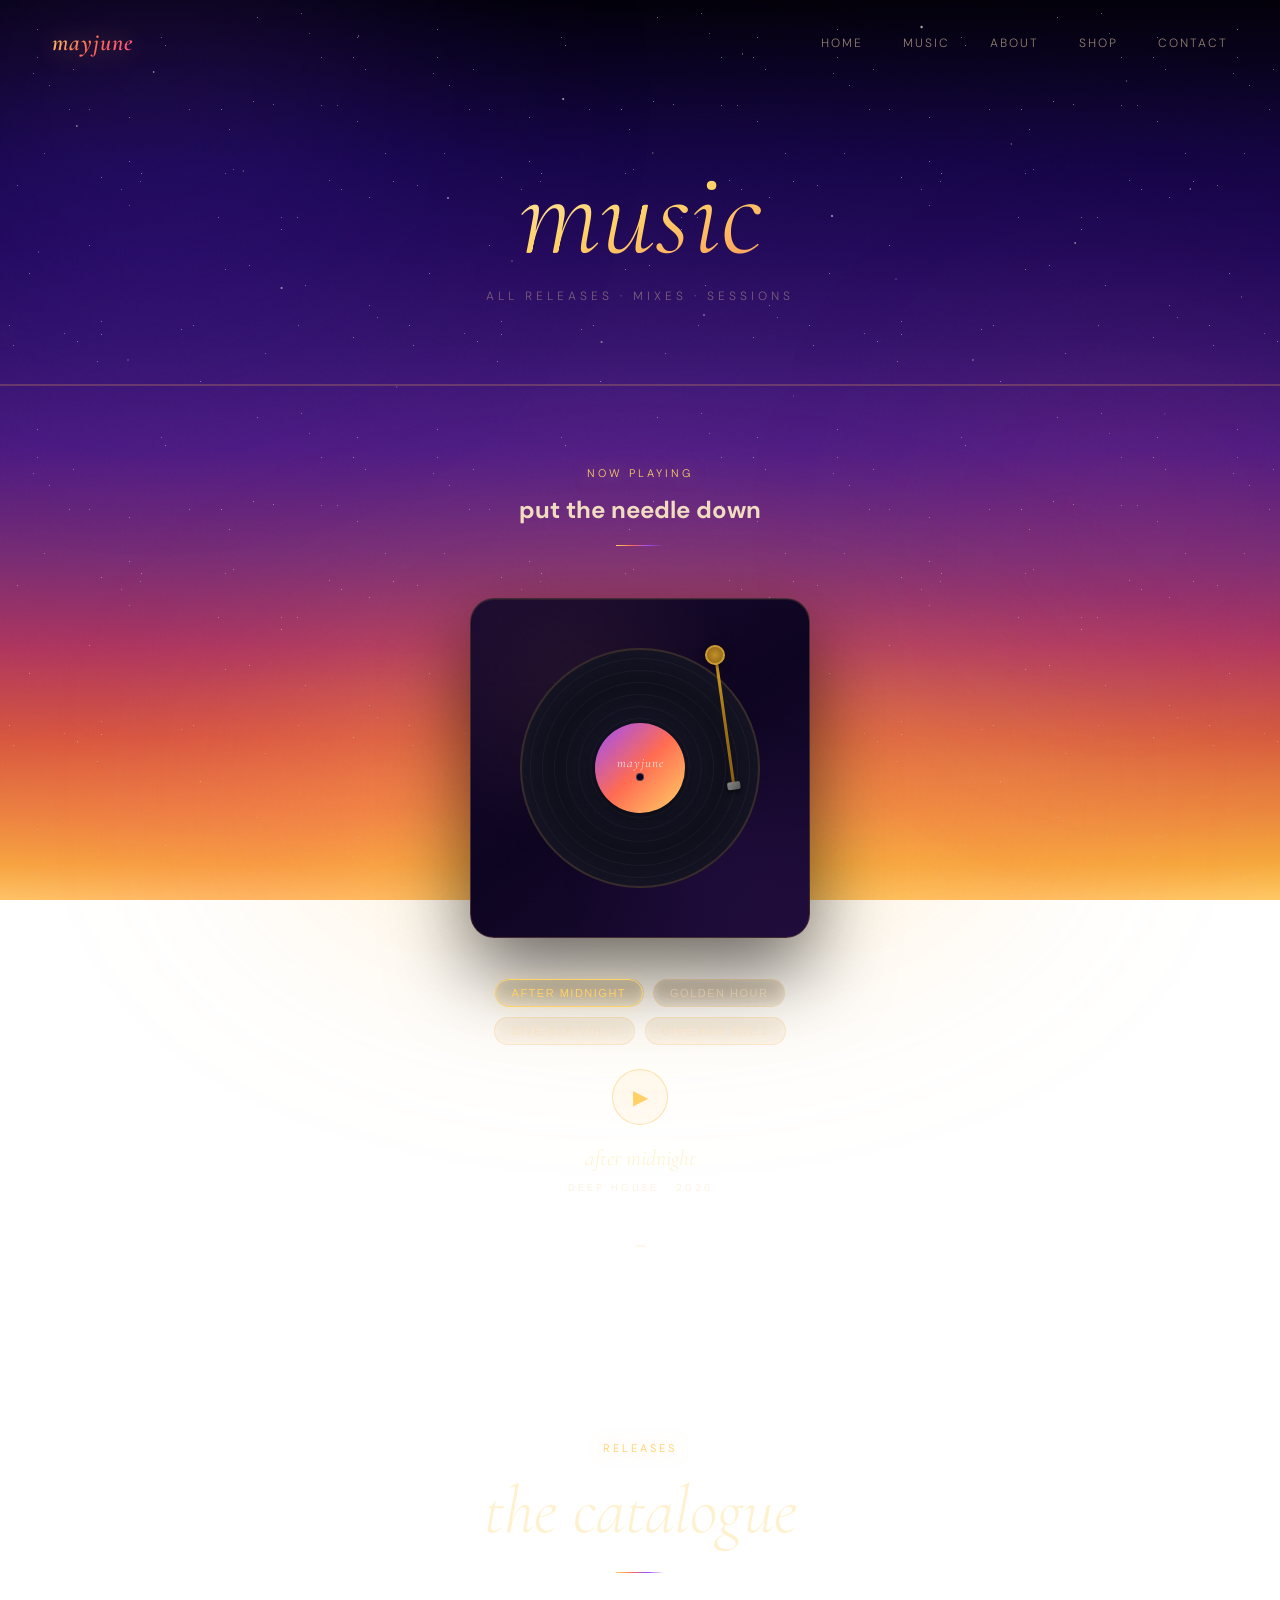
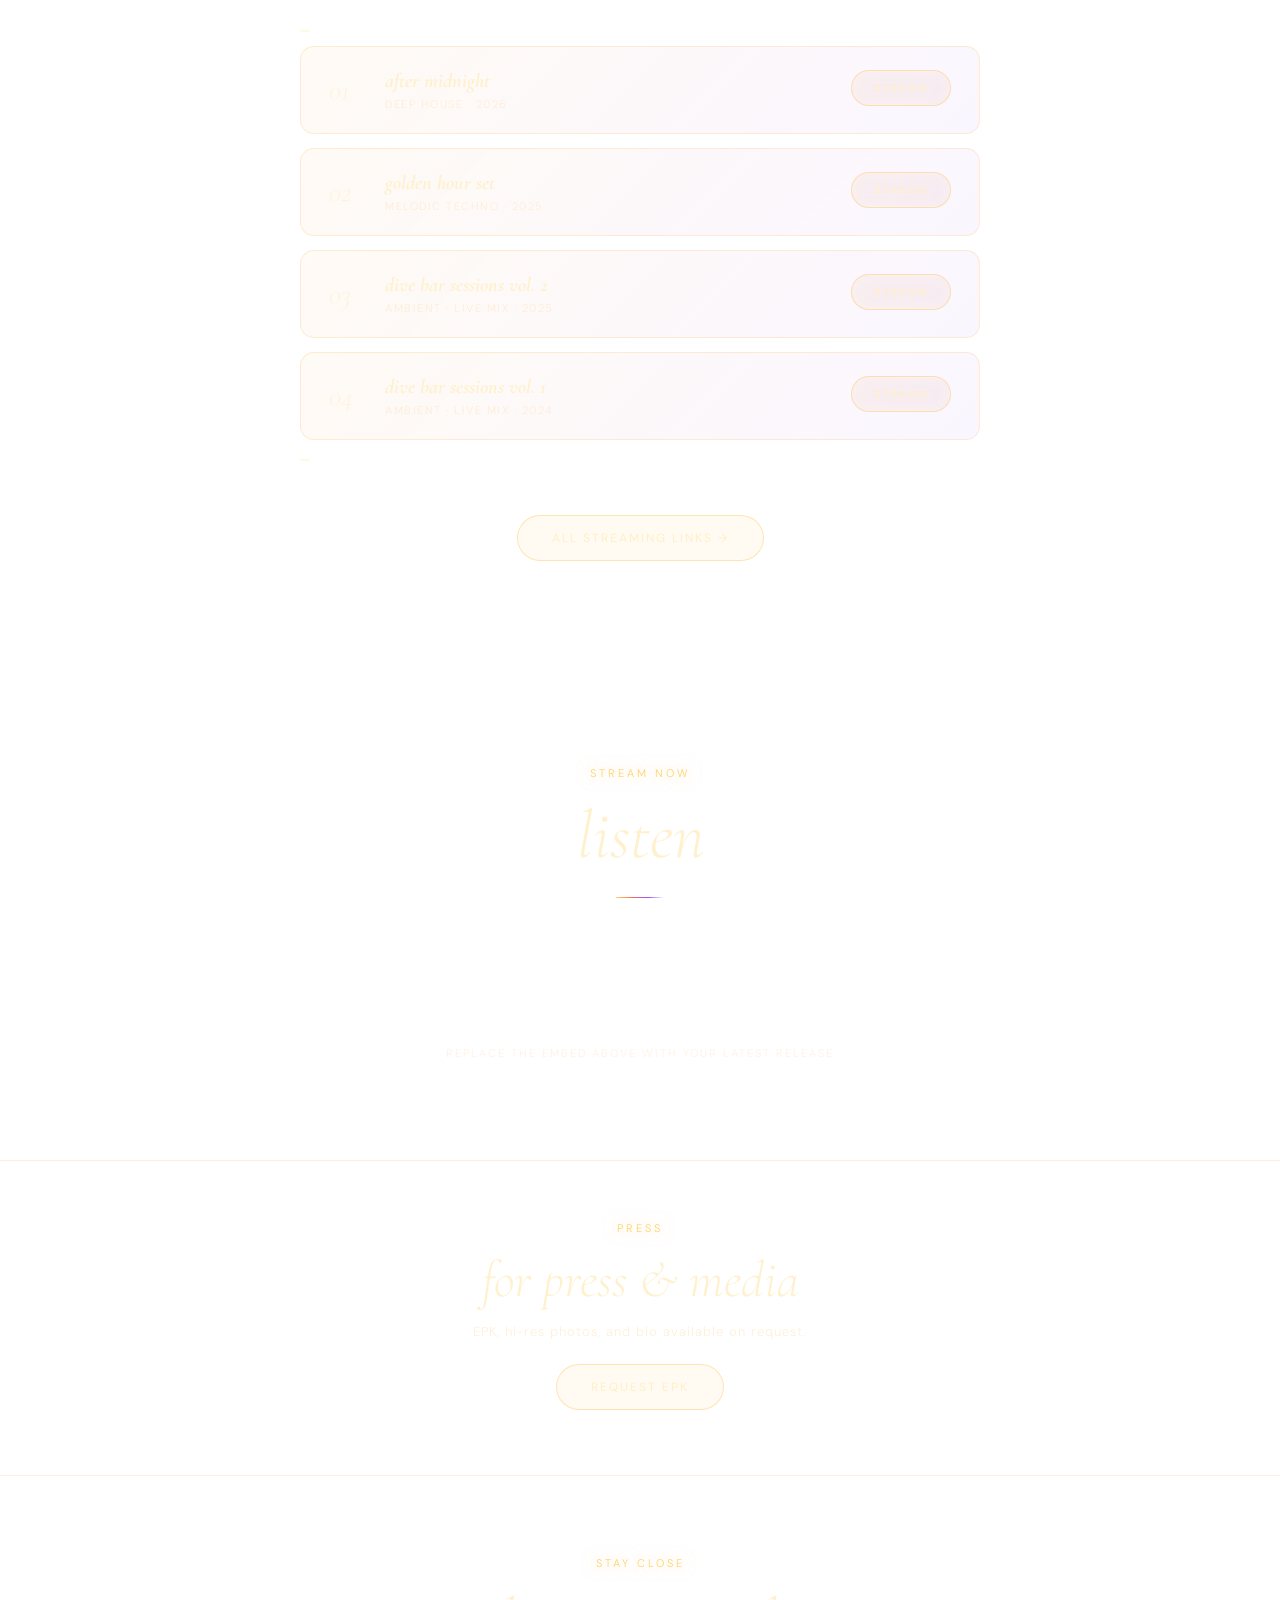
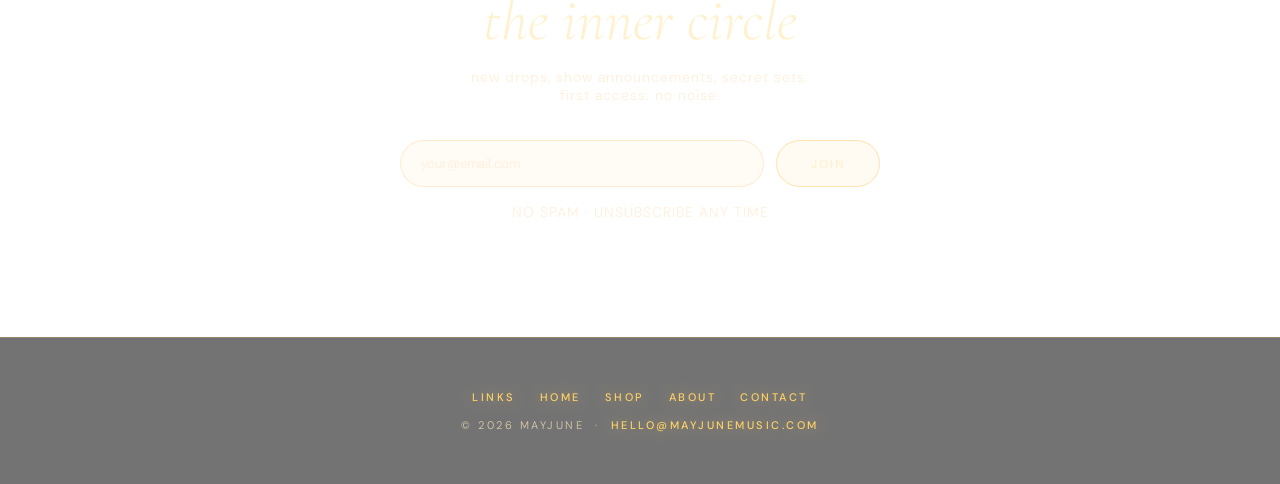
<file: music.html>
<!DOCTYPE html>

<html lang="en">
<head>
  <meta charset="UTF-8">
  <meta name="viewport" content="width=device-width, initial-scale=1.0">
  <title>music — mayjune</title>
  <link rel="stylesheet" href="styles.css">
</head>
<body>

<div class="cursor"      id="cursor"></div>
<div class="cursor-ring" id="cursorRing"></div>
<div class="cursor-halo" id="cursorHalo"></div>

<div class="orb orb-1"></div>
<div class="orb orb-2"></div>
<div class="orb orb-3"></div>

<nav id="nav">
  <h2>mayjune</h2>
  <button class="nav-toggle" id="navToggle" aria-label="Toggle menu">
    <span></span><span></span><span></span>
  </button>
  <div class="nav-links" id="navLinks">
    <a href="index.html">home</a>
    <a href="music.html">music</a>
    <a href="about.html">about</a>
    <a href="shop.html">shop</a>
    <a href="contact.html">contact</a>
  </div>
</nav>

<section class="hero-small">
  <h1>music</h1>
  <p>all releases · mixes · sessions</p>
</section>

<!-- ══ RECORD PLAYER ══ -->

<section class="record-section fade-in">
  <span class="section-tag">now playing</span>
  <h2>put the needle down</h2>
  <div class="divider"></div>

  <div class="record-player">
    <div class="turntable-base">
      <div class="platter" id="platter">
        <!-- grooves -->
        <div class="groove" style="width:220px;height:220px;"></div>
        <div class="groove" style="width:196px;height:196px;"></div>
        <div class="groove" style="width:172px;height:172px;"></div>
        <div class="groove" style="width:148px;height:148px;"></div>
        <div class="groove" style="width:124px;height:124px;"></div>
        <div class="groove" style="width:100px;height:100px;"></div>
        <div class="record-label">
          <span class="record-label-name">mayjune</span>
          <div class="record-label-hole"></div>
        </div>
      </div>
      <!-- Tonearm -->
      <div class="tonearm-wrap" id="tonearm">
        <div class="tonearm-pivot"></div>
        <div class="tonearm-arm">
          <div class="tonearm-head"></div>
        </div>
      </div>
    </div>

```
<!-- Track select pills -->
<div class="record-track-select" id="trackSelect">
  <button class="track-pill active" data-idx="0">after midnight</button>
  <button class="track-pill" data-idx="1">golden hour</button>
  <button class="track-pill" data-idx="2">dive bar vol.2</button>
  <button class="track-pill" data-idx="3">dive bar vol.1</button>
</div>

<!-- Play / pause -->
<button class="record-play-btn" id="playBtn" aria-label="Play">
  <span id="playIcon">▶</span>
</button>

<!-- Track info -->
<div class="record-track-info">
  <span class="record-track-name" id="trackName">after midnight</span>
  <span class="record-track-meta" id="trackMeta">deep house · 2026</span>
</div>

<!-- EQ bars -->
<div class="eq-bars" id="eqBars">
  <div class="eq-bar" style="--min:4px;--max:22px;--spd:0.4s;"></div>
  <div class="eq-bar" style="--min:6px;--max:28px;--spd:0.55s;"></div>
  <div class="eq-bar" style="--min:3px;--max:18px;--spd:0.35s;"></div>
  <div class="eq-bar" style="--min:8px;--max:26px;--spd:0.48s;"></div>
  <div class="eq-bar" style="--min:4px;--max:20px;--spd:0.42s;"></div>
  <div class="eq-bar" style="--min:6px;--max:24px;--spd:0.38s;"></div>
  <div class="eq-bar" style="--min:3px;--max:16px;--spd:0.52s;"></div>
  <div class="eq-bar" style="--min:7px;--max:30px;--spd:0.45s;"></div>
  <div class="eq-bar" style="--min:4px;--max:22px;--spd:0.39s;"></div>
  <div class="eq-bar" style="--min:5px;--max:18px;--spd:0.58s;"></div>
</div>
```

  </div>
</section>

<!-- ══ CATALOGUE ══ -->

<section class="section">
  <span class="section-tag">releases</span>
  <h2>the catalogue</h2>
  <div class="divider"></div>
  <div class="music-list">

```
<div class="music-card fade-in">
  <span class="music-num">01</span>
  <div class="music-info">
    <h3>after midnight</h3>
    <p>deep house · 2026</p>
  </div>
  <div class="music-action">
    <!-- Replace href with your real streaming link -->
    <a href="links.html#after-midnight" class="button" style="padding:10px 22px;font-size:11px;">stream</a>
  </div>
</div>

<div class="music-card fade-in" style="transition-delay:0.08s">
  <span class="music-num">02</span>
  <div class="music-info">
    <h3>golden hour set</h3>
    <p>melodic techno · 2025</p>
  </div>
  <div class="music-action">
    <a href="links.html#golden-hour" class="button" style="padding:10px 22px;font-size:11px;">stream</a>
  </div>
</div>

<div class="music-card fade-in" style="transition-delay:0.16s">
  <span class="music-num">03</span>
  <div class="music-info">
    <h3>dive bar sessions vol. 2</h3>
    <p>ambient · live mix · 2025</p>
  </div>
  <div class="music-action">
    <a href="links.html#dive-bar-2" class="button" style="padding:10px 22px;font-size:11px;">stream</a>
  </div>
</div>

<div class="music-card fade-in" style="transition-delay:0.24s">
  <span class="music-num">04</span>
  <div class="music-info">
    <h3>dive bar sessions vol. 1</h3>
    <p>ambient · live mix · 2024</p>
  </div>
  <div class="music-action">
    <a href="links.html#dive-bar-1" class="button" style="padding:10px 22px;font-size:11px;">stream</a>
  </div>
</div>
```

  </div>

  <div style="text-align:center;margin-top:40px;">
    <a href="links.html" class="button fade-in">all streaming links →</a>
  </div>
</section>

<!-- ══ SPOTIFY EMBED ══ -->

<section class="section fade-in">
  <span class="section-tag">stream now</span>
  <h2>listen</h2>
  <div class="divider"></div>
  <!-- Replace src with your Spotify embed URL -->
  <iframe style="border-radius:14px"
    src="https://open.spotify.com/embed/track/4uLU6hMCjMI75M1A2tKUQC"
    width="100%" height="80" frameBorder="0"
    allow="autoplay; clipboard-write; encrypted-media; fullscreen">
  </iframe>
  <p style="margin-top:16px;font-size:11px;letter-spacing:2px;text-transform:uppercase;color:rgba(255,200,140,0.25);">
    replace the embed above with your latest release
  </p>
</section>

<!-- ══ PRESS / BIO ══ -->

<section class="press-section fade-in">
  <span class="section-tag">press</span>
  <h2 style="font-family:'Cormorant Garamond',serif;font-style:italic;font-weight:300;font-size:clamp(32px,4vw,52px);color:var(--text-warm);margin-bottom:12px;">for press & media</h2>
  <p>EPK, hi-res photos, and bio available on request.</p>
  <a href="contact.html" class="button">request EPK</a>
</section>

<!-- ══ EMAIL LIST ══ -->

<section class="email-section fade-in">
  <span class="section-tag">stay close</span>
  <h2>the inner circle</h2>
  <p>new drops, show announcements, secret sets.<br>first access. no noise.</p>
  <form class="email-form-row" id="emailForm" action="#" method="post">
    <input type="email" name="email" placeholder="your@email.com" required />
    <button type="submit" class="button">join</button>
  </form>
  <p class="email-note">no spam · unsubscribe any time</p>
</section>

<footer>
  <div style="margin-bottom:14px;display:flex;gap:24px;justify-content:center;flex-wrap:wrap;">
    <a href="links.html">links</a>
    <a href="index.html">home</a>
    <a href="shop.html">shop</a>
    <a href="about.html">about</a>
    <a href="contact.html">contact</a>
  </div>
  © 2026 mayjune &nbsp;·&nbsp; <a href="mailto:hello@mayjunemusic.com">hello@mayjunemusic.com</a>
</footer>

<script src="cursor.js"></script>

<script>
  // Mobile nav
  const toggle = document.getElementById('navToggle');
  const navL   = document.getElementById('navLinks');
  toggle.addEventListener('click', () => {
    toggle.classList.toggle('open'); navL.classList.toggle('open');
  });
  navL.querySelectorAll('a').forEach(a => a.addEventListener('click', () => {
    toggle.classList.remove('open'); navL.classList.remove('open');
  }));

  // ── RECORD PLAYER ──
  const tracks = [
    { name: 'after midnight',        meta: 'deep house · 2026',          url: 'links.html#after-midnight' },
    { name: 'golden hour set',       meta: 'melodic techno · 2025',      url: 'links.html#golden-hour'    },
    { name: 'dive bar sessions vol. 2', meta: 'ambient · live · 2025',   url: 'links.html#dive-bar-2'     },
    { name: 'dive bar sessions vol. 1', meta: 'ambient · live · 2024',   url: 'links.html#dive-bar-1'     },
  ];

  let currentTrack = 0;
  let isPlaying = false;

  const platter  = document.getElementById('platter');
  const tonearm  = document.getElementById('tonearm');
  const playBtn  = document.getElementById('playBtn');
  const playIcon = document.getElementById('playIcon');
  const trackName = document.getElementById('trackName');
  const trackMeta = document.getElementById('trackMeta');
  const eqBars   = document.getElementById('eqBars');

  function setTrack(idx) {
    currentTrack = idx;
    document.querySelectorAll('.track-pill').forEach((p, i) => {
      p.classList.toggle('active', i === idx);
    });
    // Fade out → update → fade in
    trackName.style.opacity = '0';
    trackMeta.style.opacity = '0';
    setTimeout(() => {
      trackName.textContent = tracks[idx].name;
      trackMeta.textContent = tracks[idx].meta;
      trackName.style.opacity = '1';
      trackMeta.style.opacity = '1';
    }, 250);
    if (isPlaying) {
      // Brief stop, then resume
      platter.classList.remove('spinning');
      setTimeout(() => { if (isPlaying) platter.classList.add('spinning'); }, 300);
    }
  }

  function togglePlay() {
    isPlaying = !isPlaying;
    platter.classList.toggle('spinning', isPlaying);
    tonearm.classList.toggle('playing', isPlaying);
    playBtn.classList.toggle('playing', isPlaying);
    playIcon.textContent = isPlaying ? '◼' : '▶';
    eqBars.classList.toggle('playing', isPlaying);
    if (isPlaying && window._mjToast) {
      window._mjToast('✦ ' + tracks[currentTrack].name + ' ✦');
    }
  }

  playBtn.addEventListener('click', togglePlay);

  document.querySelectorAll('.track-pill').forEach(pill => {
    pill.addEventListener('click', function() {
      const idx = parseInt(this.dataset.idx);
      if (idx === currentTrack) { togglePlay(); return; }
      if (!isPlaying) { setTrack(idx); return; }
      setTrack(idx);
    });
  });

  // Easter egg: double-click label → go to links page
  document.querySelector('.record-label').addEventListener('dblclick', () => {
    window.location.href = tracks[currentTrack].url;
  });

  // Email form
  document.getElementById('emailForm').addEventListener('submit', function(e) {
    e.preventDefault();
    window.mjShowSuccess({ title: "you're in ✦", sub: "welcome to the inner circle" });
    this.reset();
  });
</script>

</body>
</html>
</file>
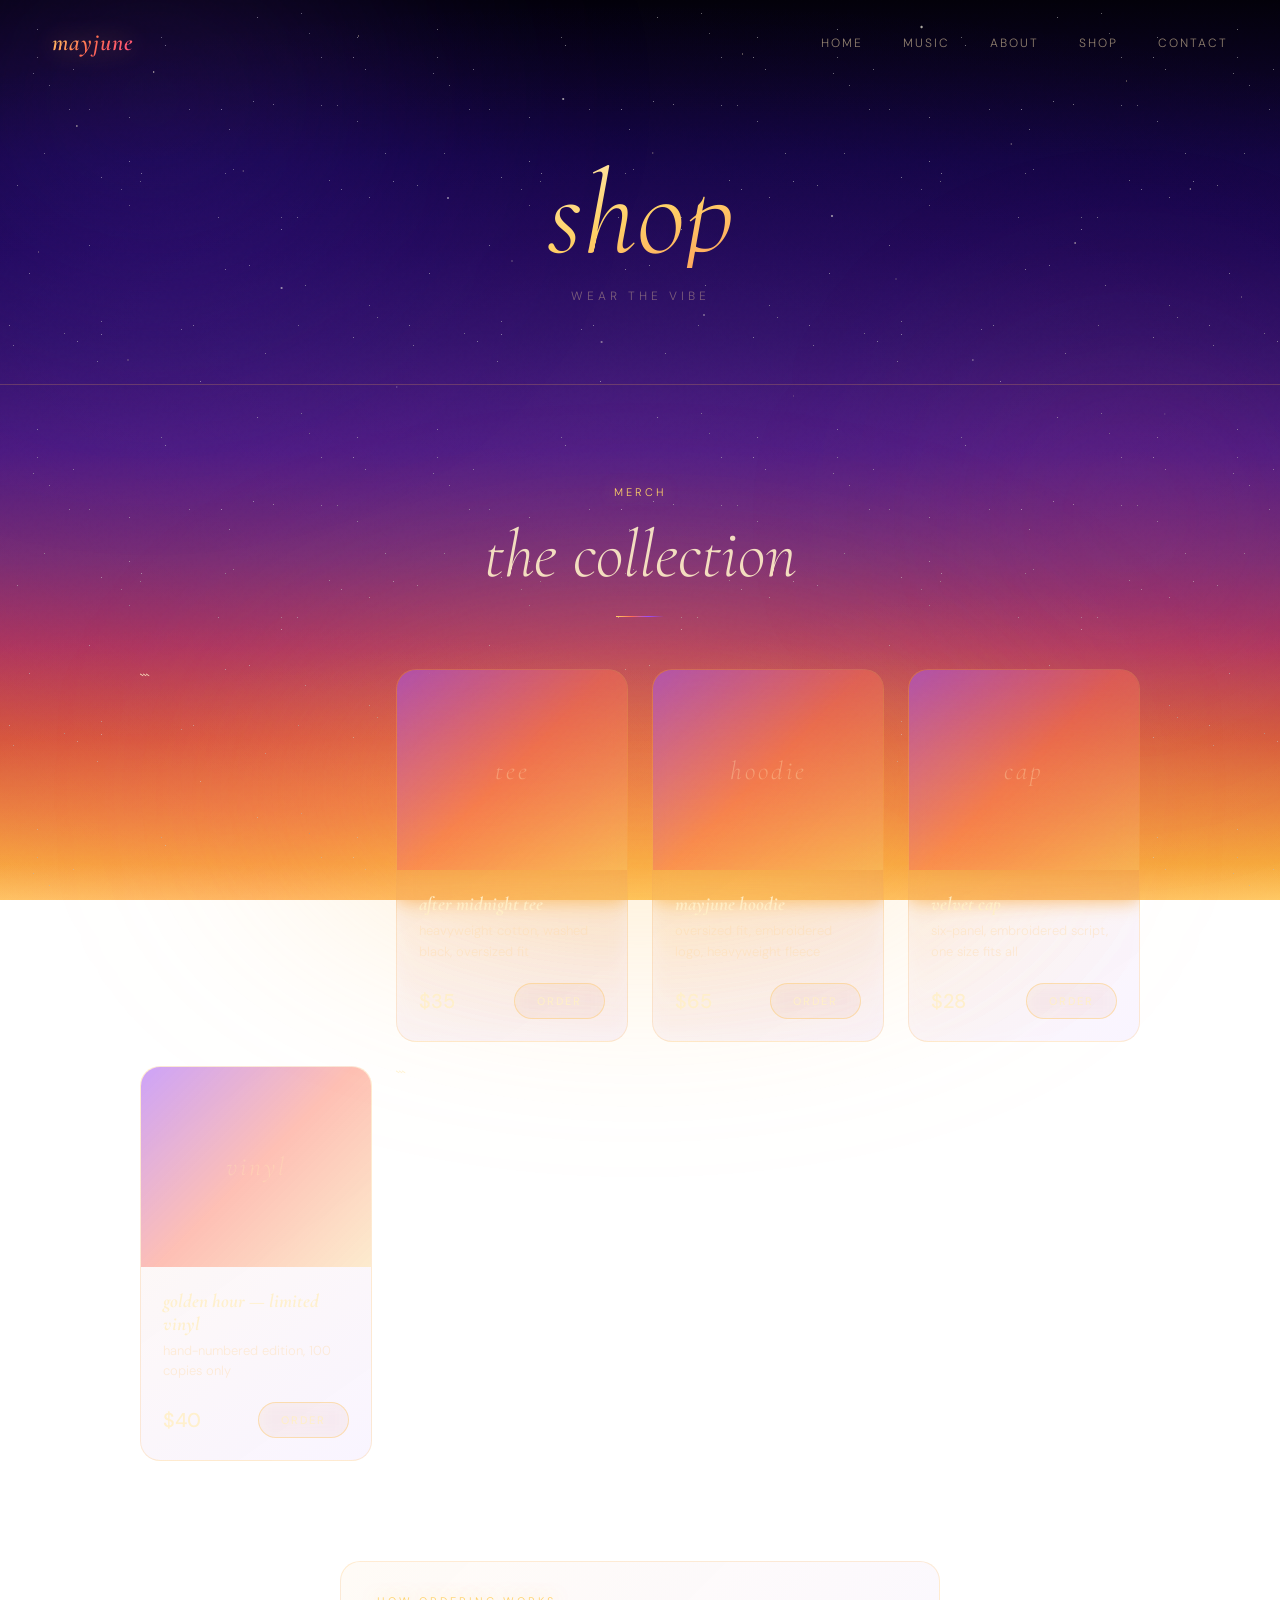
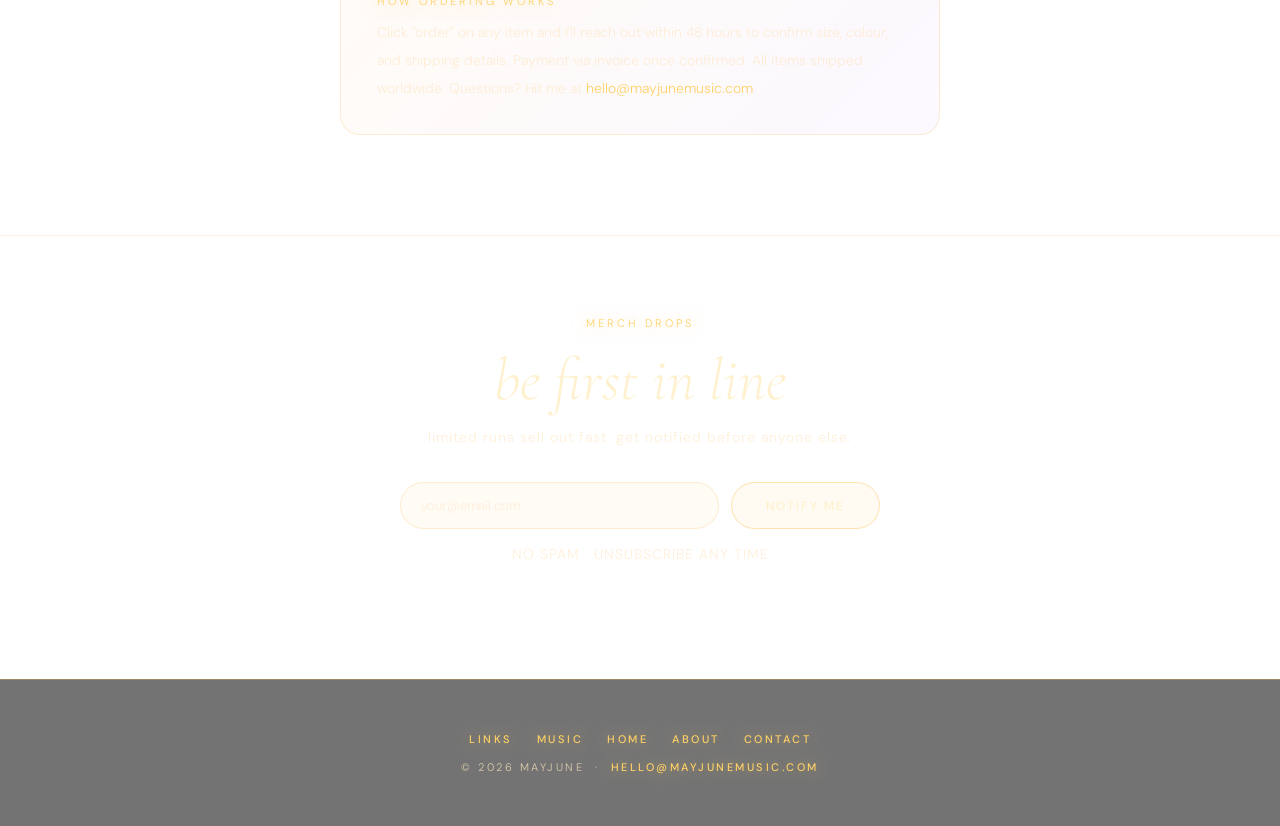
<file: shop.html>
<!DOCTYPE html>

<html lang="en">
<head>
  <meta charset="UTF-8">
  <meta name="viewport" content="width=device-width, initial-scale=1.0">
  <title>shop — mayjune</title>
  <link rel="stylesheet" href="styles.css">
</head>
<body>

<div class="cursor"      id="cursor"></div>
<div class="cursor-ring" id="cursorRing"></div>
<div class="cursor-halo" id="cursorHalo"></div>

<div class="orb orb-1"></div>
<div class="orb orb-2"></div>
<div class="orb orb-3"></div>

<nav id="nav">
  <h2>mayjune</h2>
  <button class="nav-toggle" id="navToggle" aria-label="Toggle menu">
    <span></span><span></span><span></span>
  </button>
  <div class="nav-links" id="navLinks">
    <a href="index.html">home</a>
    <a href="music.html">music</a>
    <a href="about.html">about</a>
    <a href="shop.html">shop</a>
    <a href="contact.html">contact</a>
  </div>
</nav>

<section class="hero-small">
  <h1>shop</h1>
  <p>wear the vibe</p>
</section>

<section class="section">
  <span class="section-tag">merch</span>
  <h2>the collection</h2>
  <div class="divider"></div>

  <div class="shop-grid">

```
<div class="shop-card fade-in">
  <div class="shop-img">tee</div>
  <div class="shop-info">
    <h3>after midnight tee</h3>
    <p>heavyweight cotton, washed black, oversized fit</p>
    <div class="shop-footer">
      <span class="price">$35</span>
      <button class="button order-btn" style="padding:10px 22px;font-size:11px;"
        data-item="after midnight tee" data-price="$35">order</button>
    </div>
  </div>
</div>

<div class="shop-card fade-in" style="transition-delay:0.1s">
  <div class="shop-img">hoodie</div>
  <div class="shop-info">
    <h3>mayjune hoodie</h3>
    <p>oversized fit, embroidered logo, heavyweight fleece</p>
    <div class="shop-footer">
      <span class="price">$65</span>
      <button class="button order-btn" style="padding:10px 22px;font-size:11px;"
        data-item="mayjune hoodie" data-price="$65">order</button>
    </div>
  </div>
</div>

<div class="shop-card fade-in" style="transition-delay:0.2s">
  <div class="shop-img">cap</div>
  <div class="shop-info">
    <h3>velvet cap</h3>
    <p>six-panel, embroidered script, one size fits all</p>
    <div class="shop-footer">
      <span class="price">$28</span>
      <button class="button order-btn" style="padding:10px 22px;font-size:11px;"
        data-item="velvet cap" data-price="$28">order</button>
    </div>
  </div>
</div>

<div class="shop-card fade-in" style="transition-delay:0.3s">
  <div class="shop-img">vinyl</div>
  <div class="shop-info">
    <h3>golden hour — limited vinyl</h3>
    <p>hand-numbered edition, 100 copies only</p>
    <div class="shop-footer">
      <span class="price">$40</span>
      <button class="button order-btn" style="padding:10px 22px;font-size:11px;"
        data-item="golden hour vinyl" data-price="$40">order</button>
    </div>
  </div>
</div>
```

  </div>
</section>

<!-- ══ HOW IT WORKS ══ -->

<section class="section fade-in" style="padding-top:0;">
  <div style="max-width:600px;margin:0 auto;
    border:1px solid var(--border);border-radius:20px;
    padding:32px 36px;
    background:linear-gradient(135deg,rgba(255,180,80,0.05),rgba(155,77,255,0.04));
    backdrop-filter:blur(12px);text-align:left;">
    <span class="section-tag" style="margin-bottom:10px;">how ordering works</span>
    <p style="color:var(--text-muted);font-size:14px;line-height:2;">
      Click "order" on any item and I'll reach out within 48 hours to confirm
      size, colour, and shipping details. Payment via invoice once confirmed.
      All items shipped worldwide. Questions? Hit me at
      <a href="mailto:hello@mayjunemusic.com"
         style="color:var(--gold);text-decoration:none;">hello@mayjunemusic.com</a>
    </p>
  </div>
</section>

<!-- ══ EMAIL LIST ══ -->

<section class="email-section fade-in">
  <span class="section-tag">merch drops</span>
  <h2>be first in line</h2>
  <p>limited runs sell out fast. get notified before anyone else.</p>
  <form class="email-form-row" id="emailForm" action="#" method="post">
    <input type="email" name="email" placeholder="your@email.com" required />
    <button type="submit" class="button">notify me</button>
  </form>
  <p class="email-note">no spam · unsubscribe any time</p>
</section>

<footer>
  <div style="margin-bottom:14px;display:flex;gap:24px;justify-content:center;flex-wrap:wrap;">
    <a href="links.html">links</a>
    <a href="music.html">music</a>
    <a href="index.html">home</a>
    <a href="about.html">about</a>
    <a href="contact.html">contact</a>
  </div>
  © 2026 mayjune &nbsp;·&nbsp; <a href="mailto:hello@mayjunemusic.com">hello@mayjunemusic.com</a>
</footer>

<script src="cursor.js"></script>

<script>
  // Mobile nav
  const toggle = document.getElementById('navToggle');
  const navL   = document.getElementById('navLinks');
  toggle.addEventListener('click', () => {
    toggle.classList.toggle('open'); navL.classList.toggle('open');
  });
  navL.querySelectorAll('a').forEach(a => a.addEventListener('click', () => {
    toggle.classList.remove('open'); navL.classList.remove('open');
  }));

  // Order buttons → success overlay + confetti
  document.querySelectorAll('.order-btn').forEach(btn => {
    btn.addEventListener('click', function() {
      const item  = this.dataset.item;
      const price = this.dataset.price;
      // Confetti burst from button position
      const rect = this.getBoundingClientRect();
      window.mjConfetti(rect.left + rect.width / 2, rect.top + rect.height / 2);
      setTimeout(() => {
        window.mjShowSuccess({
          title: 'ordered ✦',
          sub: item + ' · ' + price + ' — i\'ll be in touch to confirm'
        });
      }, 300);
      // In production: replace the setTimeout above with your actual order API call
    });
  });

  // Email form
  document.getElementById('emailForm').addEventListener('submit', function(e) {
    e.preventDefault();
    window.mjShowSuccess({ title: "noted ✦", sub: "you'll hear from me first" });
    this.reset();
  });
</script>

</body>
</html>
</file>
<file: styles.css>
@import url('https://fonts.googleapis.com/css2?family=Cormorant+Garamond:ital,wght@0,300;0,600;1,300;1,600&family=DM+Sans:wght@300;400;500&display=swap');

:root {
  /* ── SUNSET PALETTE ── */
  --gold:     #ffd166;
  --amber:    #ffb347;
  --coral:    #ff6b51;
  --rose:     #ff4d7e;
  --violet:   #9b4dff;
  --indigo:   #4a1aff;
  --plum:     #2d1060;

  /* ── SURFACES ── */
  --surface:  rgba(255, 220, 150, 0.07);
  --surface2: rgba(200, 100, 255, 0.07);
  --border:   rgba(255, 180, 80, 0.22);
  --border2:  rgba(180, 80, 255, 0.22);

  /* ── TEXT ── */
  --text-warm:  rgba(255, 240, 200, 0.9);
  --text-muted: rgba(255, 220, 170, 0.45);
}

*, *::before, *::after { margin: 0; padding: 0; box-sizing: border-box; }
html { scroll-behavior: smooth; }

/* ══════════════════════════════════════════
   BODY — dark night sky fading to warm sunset
   Top = deep midnight / Bottom = golden horizon
══════════════════════════════════════════ */
body {
  background:
    /* Stars speckle layer — SVG noise shifted to look like stars */
    url("data:image/svg+xml,%3Csvg xmlns='http://www.w3.org/2000/svg' width='400' height='400'%3E%3Cfilter id='stars'%3E%3CfeTurbulence type='fractalNoise' baseFrequency='0.75' numOctaves='1' stitchTiles='stitch'/%3E%3CfeColorMatrix type='saturate' values='0'/%3E%3CfeComponentTransfer%3E%3CfeFuncA type='discrete' tableValues='0 0 0 0 0 0 0 0 1 1'/%3E%3C/feComponentTransfer%3E%3C/filter%3E%3Crect width='100%25' height='100%25' filter='url(%23stars)' opacity='0.55'/%3E%3C/svg%3E"),
    /* Warm glow at horizon bottom */
    radial-gradient(ellipse 100% 45% at 50% 100%, #ffb34755 0%, #ff6b5133 30%, transparent 65%),
    radial-gradient(ellipse 80%  35% at 20% 90%,  #ff4d7e22 0%, transparent 60%),
    radial-gradient(ellipse 60%  35% at 80% 85%,  #ffd16622 0%, transparent 55%),
    /* Violet band mid-sky */
    radial-gradient(ellipse 120% 60% at 50% 45%,  #9b4dff18 0%, #4a1aff0a 50%, transparent 75%),
    /* Main gradient — night top, sunset bottom */
    linear-gradient(180deg,
      #03010a  0%,
      #0a0320  8%,
      #130540  18%,
      #1e0850  28%,
      #2d1060  38%,
      #4a1a7a  50%,
      #7a2d6e  62%,
      #b0365a  72%,
      #d4563a  82%,
      #e8843a  90%,
      #f5ae3a  96%,
      #ffd166  100%
    );
  background-attachment: fixed;
  min-height: 100vh;
  color: var(--text-warm);
  font-family: 'DM Sans', sans-serif;
  font-weight: 300;
  overflow-x: hidden;
  cursor: none;
}

/* ── FILM GRAIN overlay ── */
body::before {
  content: '';
  position: fixed;
  inset: 0;
  background-image: url("data:image/svg+xml,%3Csvg viewBox='0 0 256 256' xmlns='http://www.w3.org/2000/svg'%3E%3Cfilter id='noise'%3E%3CfeTurbulence type='fractalNoise' baseFrequency='0.9' numOctaves='4' stitchTiles='stitch'/%3E%3C/filter%3E%3Crect width='100%25' height='100%25' filter='url(%23noise)' opacity='1'/%3E%3C/svg%3E");
  opacity: 0.048;
  pointer-events: none;
  z-index: 1000;
  mix-blend-mode: soft-light;
}

/* ── STARS speckle canvas ── */
body::after {
  content: '';
  position: fixed;
  inset: 0;
  background:
    /* Bright star cluster top */
    radial-gradient(1.2px 1.2px at 12%  8%,  rgba(255,245,220,0.85) 0%, transparent 100%),
    radial-gradient(1px   1px   at 28%  4%,  rgba(255,235,190,0.70) 0%, transparent 100%),
    radial-gradient(1.5px 1.5px at 44% 11%,  rgba(255,255,240,0.90) 0%, transparent 100%),
    radial-gradient(1px   1px   at 58%  6%,  rgba(255,240,200,0.65) 0%, transparent 100%),
    radial-gradient(1.8px 1.8px at 72%  3%,  rgba(255,250,230,0.95) 0%, transparent 100%),
    radial-gradient(1px   1px   at 88%  9%,  rgba(255,230,180,0.60) 0%, transparent 100%),
    radial-gradient(1.3px 1.3px at  6% 14%,  rgba(255,245,215,0.75) 0%, transparent 100%),
    radial-gradient(1px   1px   at 19% 19%,  rgba(255,240,200,0.55) 0%, transparent 100%),
    radial-gradient(1.4px 1.4px at 35% 22%,  rgba(255,255,245,0.80) 0%, transparent 100%),
    radial-gradient(1px   1px   at 51% 17%,  rgba(255,235,185,0.60) 0%, transparent 100%),
    radial-gradient(1.6px 1.6px at 65% 24%,  rgba(255,250,230,0.85) 0%, transparent 100%),
    radial-gradient(1px   1px   at 79% 16%,  rgba(255,240,205,0.65) 0%, transparent 100%),
    radial-gradient(1.2px 1.2px at 93% 21%,  rgba(255,245,220,0.70) 0%, transparent 100%),
    radial-gradient(1px   1px   at  3% 28%,  rgba(255,230,185,0.50) 0%, transparent 100%),
    radial-gradient(1.5px 1.5px at 22% 32%,  rgba(255,255,240,0.75) 0%, transparent 100%),
    radial-gradient(1px   1px   at 40% 29%,  rgba(255,240,200,0.55) 0%, transparent 100%),
    radial-gradient(1.3px 1.3px at 55% 35%,  rgba(255,250,225,0.65) 0%, transparent 100%),
    radial-gradient(1px   1px   at 70% 31%,  rgba(255,235,190,0.45) 0%, transparent 100%),
    radial-gradient(1.4px 1.4px at 84% 27%,  rgba(255,245,215,0.70) 0%, transparent 100%),
    radial-gradient(1px   1px   at 97% 33%,  rgba(255,240,205,0.50) 0%, transparent 100%),
    radial-gradient(1.2px 1.2px at 10% 40%,  rgba(255,235,185,0.40) 0%, transparent 100%),
    radial-gradient(1px   1px   at 31% 43%,  rgba(255,250,230,0.50) 0%, transparent 100%),
    radial-gradient(1.5px 1.5px at 47% 38%,  rgba(255,245,220,0.60) 0%, transparent 100%),
    radial-gradient(1px   1px   at 62% 44%,  rgba(255,235,190,0.35) 0%, transparent 100%),
    radial-gradient(1.3px 1.3px at 76% 40%,  rgba(255,250,225,0.50) 0%, transparent 100%),
    radial-gradient(1px   1px   at 91% 46%,  rgba(255,240,200,0.35) 0%, transparent 100%);
  /* Stars fade out below 50vh as sunset glow takes over */
  -webkit-mask: linear-gradient(to bottom, black 0%, black 40%, rgba(0,0,0,0.4) 55%, transparent 70%);
          mask: linear-gradient(to bottom, black 0%, black 40%, rgba(0,0,0,0.4) 55%, transparent 70%);
  pointer-events: none;
  z-index: 1;
  animation: twinkle 6s ease-in-out infinite alternate;
}

@keyframes twinkle {
  0%   { opacity: 0.7; }
  33%  { opacity: 1;   }
  66%  { opacity: 0.8; }
  100% { opacity: 0.95; }
}

/* ── AMBIENT ORBS ── */
.orb {
  position: fixed;
  border-radius: 50%;
  filter: blur(110px);
  pointer-events: none;
  z-index: 0;
}
.orb-1 {
  width: 900px; height: 380px;
  background: radial-gradient(ellipse, #ffd16655 0%, #ffb34744 40%, transparent 70%);
  bottom: -80px; left: 50%;
  transform: translateX(-50%);
  animation: pulse1 10s ease-in-out infinite alternate;
}
.orb-2 {
  width: 700px; height: 600px;
  background: radial-gradient(ellipse, #9b4dff28 0%, #4a1aff18 50%, transparent 70%);
  top: -200px; left: -200px;
  animation: drift1 26s ease-in-out infinite alternate;
}
.orb-3 {
  width: 500px; height: 500px;
  background: radial-gradient(ellipse, #ff4d7e22 0%, transparent 70%);
  top: 30%; right: -100px;
  animation: drift2 20s ease-in-out infinite alternate;
}
.orb-4 {
  width: 400px; height: 400px;
  background: radial-gradient(ellipse, #ffb34718 0%, transparent 70%);
  top: 40%; left: -80px;
  animation: drift2 17s ease-in-out infinite alternate-reverse;
}

@keyframes pulse1 { to { opacity: 0.7; transform: translateX(-50%) scaleY(1.15); } }
@keyframes drift1 { to { transform: translate(80px, 90px); } }
@keyframes drift2 { to { transform: translate(-50px, -70px); } }

/* ══════════════════════════════════════════
   CURSOR — fixed, always on top, no jitter
══════════════════════════════════════════ */
.cursor {
  width: 14px; height: 14px;
  background: radial-gradient(circle, #fff9e0 0%, var(--gold) 55%, var(--amber) 100%);
  border-radius: 50%;
  position: fixed;
  top: 0; left: 0;
  pointer-events: none;
  z-index: 9999;
  will-change: transform;
  box-shadow:
    0 0 8px  4px rgba(255, 230, 100, 0.7),
    0 0 22px 8px rgba(255, 180, 60, 0.45),
    0 0 50px 16px rgba(255, 120, 40, 0.2);
  transition: width 0.2s, height 0.2s, background 0.2s, box-shadow 0.2s, opacity 0.3s;
}
.cursor.clicking {
  width: 10px; height: 10px;
  background: radial-gradient(circle, #fff 0%, var(--coral) 60%);
  box-shadow:
    0 0 10px 5px rgba(255, 120, 80, 0.9),
    0 0 30px 12px rgba(255, 80, 40, 0.5);
}

/* Ray ring — rotates independently via CSS, JS only moves position */
.cursor-ring {
  width: 44px; height: 44px;
  border-radius: 50%;
  position: fixed;
  top: 0; left: 0;
  pointer-events: none;
  z-index: 9998;
  will-change: transform;
  animation: sunSpin 8s linear infinite;
  background-image: repeating-conic-gradient(
    rgba(255, 220, 100, 0.65) 0deg 3deg,
    transparent 3deg 45deg
  );
  -webkit-mask: radial-gradient(circle, transparent 36%, black 40%, black 48%, transparent 54%);
          mask: radial-gradient(circle, transparent 36%, black 40%, black 48%, transparent 54%);
  transition: width 0.35s cubic-bezier(0.23,1,0.32,1),
              height 0.35s cubic-bezier(0.23,1,0.32,1),
              opacity 0.3s;
  opacity: 0.9;
}
.cursor-ring.hovered {
  width: 68px; height: 68px;
  opacity: 1;
}
.cursor-ring.clicking {
  width: 30px; height: 30px;
  opacity: 1;
  animation-duration: 1.2s;
}

/* Corona halo */
.cursor-halo {
  width: 80px; height: 80px;
  border-radius: 50%;
  position: fixed;
  top: 0; left: 0;
  pointer-events: none;
  z-index: 9997;
  will-change: transform;
  background: radial-gradient(circle,
    rgba(255, 220, 100, 0.12) 0%,
    rgba(255, 150, 60, 0.06) 50%,
    transparent 70%
  );
  transition: width 0.45s cubic-bezier(0.23,1,0.32,1),
              height 0.45s cubic-bezier(0.23,1,0.32,1),
              opacity 0.3s;
}
.cursor-halo.hovered {
  width: 110px; height: 110px;
}

/* Ember sparks */
.cursor-spark {
  position: fixed;
  border-radius: 50%;
  pointer-events: none;
  z-index: 9990;
  transform: translate(-50%, -50%);
  animation: emberFade 0.7s ease-out forwards;
}

@keyframes sunSpin {
  from { transform: rotate(0deg); }
  to   { transform: rotate(360deg); }
}

@keyframes emberFade {
  0%   { opacity: 1;   transform: translate(-50%, -50%) translate(0px, 0px)          scale(1); }
  100% { opacity: 0;   transform: translate(-50%, -50%) translate(var(--tx), var(--ty)) scale(0.15); }
}

/* ══ NAV ══ */
nav {
  position: fixed; top: 0; left: 0; right: 0;
  z-index: 500;
  display: flex;
  justify-content: space-between;
  align-items: center;
  padding: 28px 52px;
  transition: background 0.4s, padding 0.3s, border-color 0.3s;
  border-bottom: 1px solid transparent;
}
nav.scrolled {
  background: rgba(10, 3, 32, 0.75);
  backdrop-filter: blur(24px) saturate(1.4);
  -webkit-backdrop-filter: blur(24px) saturate(1.4);
  padding: 18px 52px;
  border-bottom-color: var(--border2);
}
nav h2 {
  font-family: 'Cormorant Garamond', serif;
  font-style: italic;
  font-weight: 600;
  font-size: 24px;
  background: linear-gradient(135deg, var(--gold), var(--coral), var(--rose));
  -webkit-background-clip: text;
  -webkit-text-fill-color: transparent;
  background-clip: text;
  letter-spacing: 1px;
  filter: drop-shadow(0 0 12px rgba(255,180,70,0.4));
  cursor: none;
  user-select: none;
}
.nav-links { display: flex; gap: 40px; }
nav a {
  color: rgba(255, 230, 180, 0.55);
  text-decoration: none;
  font-size: 12px;
  letter-spacing: 2px;
  text-transform: uppercase;
  transition: color 0.3s, text-shadow 0.3s;
  position: relative;
  cursor: none;
}
nav a::after {
  content: '';
  position: absolute;
  bottom: -4px; left: 0;
  width: 0; height: 1px;
  background: linear-gradient(to right, var(--gold), var(--coral));
  transition: width 0.3s ease;
}
nav a:hover { color: var(--gold); text-shadow: 0 0 20px rgba(255,209,102,0.5); }
nav a:hover::after { width: 100%; }

/* ── HAMBURGER mobile nav ── */
.nav-toggle {
  display: none;
  flex-direction: column;
  gap: 5px;
  cursor: pointer;
  padding: 4px;
  background: none;
  border: none;
}
.nav-toggle span {
  display: block;
  width: 24px; height: 1.5px;
  background: rgba(255,220,160,0.7);
  transition: transform 0.3s, opacity 0.3s;
}
.nav-toggle.open span:nth-child(1) { transform: translateY(6.5px) rotate(45deg); }
.nav-toggle.open span:nth-child(2) { opacity: 0; }
.nav-toggle.open span:nth-child(3) { transform: translateY(-6.5px) rotate(-45deg); }

/* ══ BUTTONS ══ */
.button {
  display: inline-block;
  padding: 14px 34px;
  border-radius: 60px;
  border: 1.5px solid rgba(255, 200, 100, 0.45);
  font-family: 'DM Sans', sans-serif;
  font-size: 12px;
  font-weight: 500;
  letter-spacing: 2px;
  text-transform: uppercase;
  text-decoration: none;
  cursor: none;
  position: relative;
  overflow: hidden;
  transition: transform 0.3s, box-shadow 0.3s, border-color 0.3s, color 0.3s;
  color: rgba(255, 240, 200, 0.9);
  background: rgba(255, 200, 100, 0.08);
  backdrop-filter: blur(8px);
}
.button::before {
  content: '';
  position: absolute;
  inset: 0;
  background: linear-gradient(135deg, var(--gold), var(--coral), var(--rose), var(--violet));
  opacity: 0;
  transition: opacity 0.35s;
  z-index: -1;
}
.button:hover {
  color: white;
  transform: translateY(-3px);
  box-shadow: 0 16px 48px rgba(255, 150, 60, 0.45), 0 0 0 1px rgba(255,200,100,0.2);
  border-color: transparent;
}
.button:hover::before { opacity: 1; }

/* ══ HERO ══ */
.hero {
  min-height: 100vh;
  display: flex;
  flex-direction: column;
  justify-content: center;
  align-items: center;
  text-align: center;
  padding: 120px 24px 80px;
  position: relative;
  z-index: 2;
}
.hero-eyebrow {
  font-size: 11px;
  letter-spacing: 5px;
  text-transform: uppercase;
  color: var(--gold);
  text-shadow: 0 0 20px rgba(255,209,102,0.6);
  margin-bottom: 24px;
  opacity: 0;
  animation: fadeUp 0.8s ease forwards 0.2s;
}
.hero h1 {
  font-family: 'Cormorant Garamond', serif;
  font-style: italic;
  font-weight: 300;
  font-size: clamp(80px, 22vw, 220px);
  line-height: 1.05;
  letter-spacing: -3px;
  padding-bottom: 0.08em; /* prevents background-clip:text from cutting off descenders */
  background: linear-gradient(170deg,
    #ffffff 0%,
    var(--gold) 30%,
    var(--coral) 55%,
    var(--rose) 72%,
    var(--violet) 100%
  );
  -webkit-background-clip: text;
  -webkit-text-fill-color: transparent;
  background-clip: text;
  filter: drop-shadow(0 4px 40px rgba(255,150,70,0.35));
  opacity: 0;
  animation: fadeUp 1s ease forwards 0.4s;
}
.hero-sub {
  margin-top: 28px;
  font-size: 12px;
  letter-spacing: 4px;
  text-transform: uppercase;
  color: rgba(255, 220, 160, 0.5);
  opacity: 0;
  animation: fadeUp 0.8s ease forwards 0.7s;
}
.hero .buttons {
  margin-top: 56px;
  display: flex;
  gap: 16px;
  flex-wrap: wrap;
  justify-content: center;
  opacity: 0;
  animation: fadeUp 0.8s ease forwards 0.9s;
}
.hero-scroll {
  position: absolute;
  bottom: 36px; left: 50%;
  transform: translateX(-50%);
  display: flex;
  flex-direction: column;
  align-items: center;
  gap: 10px;
  opacity: 0;
  animation: fadeUp 0.8s ease forwards 1.3s;
}
.hero-scroll span {
  font-size: 9px;
  letter-spacing: 3px;
  text-transform: uppercase;
  color: rgba(255, 220, 160, 0.35);
}
.scroll-line {
  width: 1px; height: 52px;
  background: linear-gradient(to bottom, var(--gold), var(--coral), transparent);
  animation: scrollPulse 2.2s ease-in-out infinite;
}
@keyframes scrollPulse {
  0%,100% { opacity: 0.35; }
  50%      { opacity: 1; }
}

/* ══ HERO SMALL ══ */
.hero-small {
  padding: 160px 52px 80px;
  text-align: center;
  position: relative;
  z-index: 2;
  border-bottom: 1px solid var(--border);
}
.hero-small h1 {
  font-family: 'Cormorant Garamond', serif;
  font-style: italic;
  font-weight: 300;
  font-size: clamp(60px, 12vw, 120px);
  line-height: 0.9;
  background: linear-gradient(160deg, #fff 15%, var(--gold) 50%, var(--coral) 85%);
  -webkit-background-clip: text;
  -webkit-text-fill-color: transparent;
  background-clip: text;
  animation: fadeUp 0.8s ease forwards;
}
.hero-small p {
  margin-top: 20px;
  font-size: 12px;
  letter-spacing: 4px;
  text-transform: uppercase;
  color: rgba(255, 220, 160, 0.38);
  opacity: 0;
  animation: fadeUp 0.8s ease forwards 0.25s;
}

/* ══ SECTION ══ */
.section {
  padding: 100px 52px;
  text-align: center;
  position: relative;
  z-index: 2;
}
.section h2 {
  font-family: 'Cormorant Garamond', serif;
  font-style: italic;
  font-weight: 300;
  font-size: clamp(38px, 6vw, 68px);
  color: var(--text-warm);
  margin-bottom: 10px;
}
.section-tag {
  display: block;
  font-size: 11px;
  letter-spacing: 3px;
  text-transform: uppercase;
  color: var(--gold);
  text-shadow: 0 0 16px rgba(255,209,102,0.5);
  margin-bottom: 14px;
}
.section > p { color: var(--text-muted); font-size: 15px; }
.divider {
  width: 48px; height: 1px;
  background: linear-gradient(to right, var(--gold), var(--coral), var(--violet), transparent);
  margin: 20px auto 52px;
}

/* ══ MARQUEE ══ */
.marquee-wrap {
  overflow: hidden;
  border-top: 1px solid var(--border);
  border-bottom: 1px solid var(--border);
  padding: 20px 0;
  position: relative;
  z-index: 2;
  background: rgba(255, 180, 80, 0.03);
}
.marquee-track {
  display: flex;
  gap: 56px;
  animation: marquee 22s linear infinite;
  width: max-content;
}
.marquee-track span {
  font-family: 'Cormorant Garamond', serif;
  font-style: italic;
  font-size: 24px;
  color: rgba(255, 220, 160, 0.18);
  white-space: nowrap;
}
.marquee-track span.a { color: var(--gold); opacity: 0.7; }
@keyframes marquee {
  from { transform: translateX(0); }
  to   { transform: translateX(-50%); }
}

/* ══ CARDS ══ */
.cards {
  display: flex;
  gap: 24px;
  justify-content: center;
  flex-wrap: wrap;
  margin-top: 52px;
}
.card {
  background: linear-gradient(145deg,
    rgba(255, 200, 100, 0.07) 0%,
    rgba(180, 60, 255, 0.06) 100%
  );
  border: 1px solid var(--border);
  border-radius: 20px;
  padding: 32px 28px;
  width: 260px;
  text-align: left;
  transition: transform 0.4s, box-shadow 0.4s, border-color 0.4s;
  position: relative;
  overflow: hidden;
  backdrop-filter: blur(12px);
  cursor: none;
}
.card::after {
  content: '';
  position: absolute;
  top: 0; left: 0; right: 0;
  height: 1px;
  background: linear-gradient(to right, transparent, var(--gold), var(--coral), transparent);
  opacity: 0;
  transition: opacity 0.4s;
}
.card:hover {
  transform: translateY(-8px);
  box-shadow: 0 28px 64px rgba(255, 130, 60, 0.22), 0 0 0 1px rgba(255,200,100,0.15);
  border-color: rgba(255, 180, 80, 0.45);
}
.card:hover::after { opacity: 1; }
.card-num { font-size: 11px; letter-spacing: 2px; color: var(--gold); margin-bottom: 16px; display: block; text-shadow: 0 0 10px rgba(255,209,102,0.4); }
.card h3 { font-family: 'Cormorant Garamond', serif; font-style: italic; font-size: 22px; color: var(--text-warm); margin-bottom: 10px; }
.card p { font-size: 13px; color: var(--text-muted); line-height: 1.75; }

/* ══ SPOTIFY ══ */
.section iframe {
  display: block;
  margin: 40px auto 0;
  max-width: 560px;
  width: 100%;
  border-radius: 16px;
}

/* ══ ABOUT ══ */
.about-grid {
  display: grid;
  grid-template-columns: 1fr 1.3fr;
  gap: 80px;
  max-width: 1000px;
  margin: 64px auto 0;
  text-align: left;
  align-items: start;
}
.about-portrait {
  aspect-ratio: 3/4;
  background: linear-gradient(160deg,
    rgba(155, 77, 255, 0.35) 0%,
    rgba(255, 107, 81, 0.3) 50%,
    rgba(255, 209, 102, 0.2) 100%
  );
  border-radius: 24px;
  border: 1px solid var(--border);
  display: flex;
  align-items: flex-end;
  padding: 28px;
  position: relative;
  overflow: hidden;
  backdrop-filter: blur(4px);
}
.about-portrait::after {
  content: '';
  position: absolute;
  inset: 0;
  background: linear-gradient(to top, rgba(255, 130, 60, 0.2) 0%, transparent 60%);
  pointer-events: none;
}
.about-portrait-watermark {
  position: absolute;
  bottom: -20px; right: -10px;
  font-family: 'Cormorant Garamond', serif;
  font-style: italic;
  font-size: 88px;
  color: rgba(255, 220, 150, 0.06);
  line-height: 1;
  pointer-events: none;
}
.about-portrait-label {
  font-size: 10px;
  letter-spacing: 3px;
  text-transform: uppercase;
  color: rgba(255, 220, 160, 0.4);
}
.about-text h2 {
  font-family: 'Cormorant Garamond', serif;
  font-style: italic;
  font-weight: 300;
  font-size: clamp(32px, 4vw, 52px);
  line-height: 1.15;
  margin-bottom: 28px;
  background: linear-gradient(160deg, #fff, var(--gold), var(--coral));
  -webkit-background-clip: text;
  -webkit-text-fill-color: transparent;
  background-clip: text;
}
.about-text p { color: var(--text-muted); font-size: 15px; line-height: 2; margin-bottom: 20px; }
.about-tags { display: flex; flex-wrap: wrap; gap: 10px; margin-top: 36px; }
.tag {
  padding: 8px 18px;
  border-radius: 60px;
  border: 1px solid var(--border);
  font-size: 12px;
  letter-spacing: 1px;
  color: rgba(255, 220, 160, 0.5);
  background: rgba(255, 180, 80, 0.06);
  transition: border-color 0.3s, color 0.3s, background 0.3s, box-shadow 0.3s;
  cursor: none;
  backdrop-filter: blur(6px);
}
.tag:hover {
  border-color: var(--gold);
  color: var(--gold);
  background: rgba(255, 200, 80, 0.12);
  box-shadow: 0 0 16px rgba(255, 200, 80, 0.2);
}

/* ══ MUSIC PAGE ══ */
.music-list { max-width: 680px; margin: 52px auto 0; text-align: left; }
.music-card {
  background: linear-gradient(135deg, rgba(255,180,80,0.06), rgba(155,77,255,0.05));
  border: 1px solid var(--border);
  border-radius: 14px;
  padding: 22px 28px;
  display: flex;
  align-items: center;
  gap: 24px;
  margin-bottom: 14px;
  transition: border-color 0.3s, transform 0.3s, background 0.3s, box-shadow 0.3s;
  backdrop-filter: blur(10px);
  cursor: none;
}
.music-card:hover {
  border-color: rgba(255, 180, 80, 0.5);
  transform: translateX(6px);
  background: linear-gradient(135deg, rgba(255,180,80,0.1), rgba(155,77,255,0.08));
  box-shadow: 0 8px 32px rgba(255, 130, 60, 0.18);
}
.music-num {
  font-family: 'Cormorant Garamond', serif;
  font-style: italic;
  font-size: 28px;
  color: rgba(255, 209, 102, 0.18);
  min-width: 32px;
}
.music-info { flex: 1; }
.music-info h3 { font-family: 'Cormorant Garamond', serif; font-style: italic; font-size: 20px; color: var(--text-warm); margin-bottom: 4px; }
.music-info p { font-size: 11px; color: var(--text-muted); letter-spacing: 1.5px; text-transform: uppercase; }
.music-action { flex-shrink: 0; }

/* ══ CONTACT ══ */
.contact-section { padding: 100px 52px; position: relative; z-index: 2; }
.contact-container {
  max-width: 900px;
  margin: 0 auto;
  display: grid;
  grid-template-columns: 1.1fr 1fr;
  gap: 80px;
  align-items: start;
}
.contact-form { width: 100%; }
.form-label {
  display: block;
  font-size: 10px;
  letter-spacing: 2.5px;
  text-transform: uppercase;
  color: rgba(255, 220, 160, 0.4);
  margin-bottom: 10px;
}
.form-group { margin-bottom: 26px; }
.form-group input,
.form-group textarea {
  width: 100%;
  padding: 14px 18px;
  border: 1px solid var(--border);
  border-radius: 10px;
  background: rgba(255, 180, 80, 0.06);
  color: var(--text-warm);
  font-size: 14px;
  font-family: 'DM Sans', sans-serif;
  font-weight: 300;
  transition: border-color 0.3s, background 0.3s, box-shadow 0.3s;
  backdrop-filter: blur(10px);
  cursor: auto; /* inputs need default cursor */
}
.form-group input::placeholder,
.form-group textarea::placeholder { color: rgba(255, 200, 140, 0.22); }
.form-group input:focus,
.form-group textarea:focus {
  outline: none;
  border-color: var(--gold);
  background: rgba(255, 200, 80, 0.09);
  box-shadow: 0 0 0 3px rgba(255, 200, 80, 0.1), 0 0 20px rgba(255, 200, 80, 0.1);
}
.contact-info-block { padding-top: 4px; }
.contact-info-block h3 {
  font-family: 'Cormorant Garamond', serif;
  font-style: italic;
  font-weight: 300;
  font-size: clamp(28px, 3vw, 40px);
  margin-bottom: 16px;
  line-height: 1.2;
  color: var(--text-warm);
}
.contact-info-block > p { color: var(--text-muted); font-size: 14px; line-height: 1.9; margin-bottom: 36px; }
.contact-detail { padding: 20px 0; border-bottom: 1px solid var(--border); }
.contact-detail:first-of-type { border-top: 1px solid var(--border); }
.contact-detail-label {
  font-size: 10px;
  letter-spacing: 3px;
  text-transform: uppercase;
  color: var(--gold);
  margin-bottom: 6px;
  display: block;
  text-shadow: 0 0 12px rgba(255,209,102,0.4);
}
.contact-detail a { color: rgba(255, 220, 160, 0.65); text-decoration: none; font-size: 15px; transition: color 0.3s, text-shadow 0.3s; }
.contact-detail a:hover { color: var(--gold); text-shadow: 0 0 16px rgba(255,209,102,0.4); }

/* ══ SHOP ══ */
.shop-grid {
  display: grid;
  grid-template-columns: repeat(auto-fit, minmax(230px, 1fr));
  gap: 24px;
  max-width: 1000px;
  margin: 52px auto 0;
  text-align: left;
}
.shop-card {
  background: linear-gradient(145deg, rgba(255,180,80,0.07), rgba(155,77,255,0.06));
  border: 1px solid var(--border);
  border-radius: 20px;
  overflow: hidden;
  transition: transform 0.4s, box-shadow 0.4s, border-color 0.4s;
  backdrop-filter: blur(10px);
  cursor: none;
}
.shop-card:hover {
  transform: translateY(-8px);
  box-shadow: 0 28px 64px rgba(255, 130, 60, 0.22);
  border-color: rgba(255, 180, 80, 0.45);
}
.shop-img {
  width: 100%;
  height: 200px;
  background: linear-gradient(135deg,
    rgba(155,77,255,0.5) 0%,
    rgba(255,107,81,0.4) 50%,
    rgba(255,209,102,0.3) 100%
  );
  display: flex;
  align-items: center;
  justify-content: center;
  font-family: 'Cormorant Garamond', serif;
  font-style: italic;
  font-size: 26px;
  color: rgba(255, 230, 180, 0.35);
  letter-spacing: 3px;
  position: relative;
  overflow: hidden;
}
.shop-img::after {
  content: '';
  position: absolute;
  top: -40%; left: -60%;
  width: 35%; height: 180%;
  background: linear-gradient(105deg, transparent, rgba(255,230,160,0.1), transparent);
  transition: left 0.6s ease;
}
.shop-card:hover .shop-img::after { left: 130%; }
.shop-info { padding: 22px; }
.shop-info h3 { font-family: 'Cormorant Garamond', serif; font-style: italic; font-size: 19px; color: var(--text-warm); margin-bottom: 6px; }
.shop-info p { font-size: 13px; color: var(--text-muted); margin-bottom: 20px; line-height: 1.6; }
.shop-footer { display: flex; align-items: center; justify-content: space-between; }
.price { font-size: 20px; font-weight: 500; color: var(--text-warm); }

/* ══ FOOTER ══ */
footer {
  text-align: center;
  padding: 52px 48px;
  border-top: 1px solid rgba(255, 180, 80, 0.3);
  font-size: 11px;
  letter-spacing: 2.5px;
  text-transform: uppercase;
  position: relative;
  z-index: 2;
  background: rgba(0, 0, 0, 0.55);
  backdrop-filter: blur(16px);
  -webkit-backdrop-filter: blur(16px);
  color: rgba(255, 235, 190, 0.75);
}
footer a {
  color: var(--gold);
  text-decoration: none;
  font-weight: 500;
  text-shadow: 0 0 14px rgba(255, 209, 102, 0.45);
  transition: color 0.3s, text-shadow 0.3s;
}
footer a:hover {
  color: #fff;
  text-shadow: 0 0 20px rgba(255, 209, 102, 0.7);
}

/* ══ ANIMATIONS ══ */
@keyframes fadeUp {
  from { opacity: 0; transform: translateY(28px); }
  to   { opacity: 1; transform: translateY(0); }
}
.fade-in {
  opacity: 0;
  transform: translateY(32px);
  transition: opacity 0.8s ease, transform 0.8s ease;
}
.fade-in.visible { opacity: 1; transform: translateY(0); }

/* ══ EASTER EGG — Golden Hour Mode (Konami code) ══ */
body.golden-hour-mode {
  filter: sepia(0.35) saturate(1.6) hue-rotate(-8deg) brightness(1.1);
  transition: filter 0.8s ease;
}

/* ══ EASTER EGG — Disco / Spacebar mode ══ */
@keyframes discoHue {
  0%   { filter: hue-rotate(0deg)   brightness(1.1) saturate(1.5); }
  25%  { filter: hue-rotate(90deg)  brightness(1.2) saturate(1.8); }
  50%  { filter: hue-rotate(180deg) brightness(1.1) saturate(1.6); }
  75%  { filter: hue-rotate(270deg) brightness(1.2) saturate(1.9); }
  100% { filter: hue-rotate(360deg) brightness(1.1) saturate(1.5); }
}
body.disco-mode {
  animation: discoHue 0.6s linear infinite;
}

/* ══ EASTER EGG — Secret overlay (logo triple-click) ══ */
#secret-overlay {
  position: fixed;
  inset: 0;
  z-index: 8000;
  display: flex;
  align-items: center;
  justify-content: center;
  background: rgba(3, 1, 10, 0.88);
  backdrop-filter: blur(30px) saturate(1.6);
  -webkit-backdrop-filter: blur(30px) saturate(1.6);
  opacity: 0;
  transition: opacity 0.45s ease;
}
#secret-overlay.visible { opacity: 1; }
.secret-inner {
  text-align: center;
  padding: 60px 40px;
  max-width: 480px;
}
.secret-eyebrow {
  font-size: 11px;
  letter-spacing: 5px;
  text-transform: uppercase;
  color: var(--gold);
  text-shadow: 0 0 20px rgba(255,209,102,0.6);
  margin-bottom: 32px;
  animation: fadeUp 0.5s ease forwards 0.1s;
  opacity: 0;
}
.secret-title {
  font-family: 'Cormorant Garamond', serif;
  font-style: italic;
  font-weight: 300;
  font-size: clamp(52px, 10vw, 88px);
  line-height: 1.0;
  background: linear-gradient(170deg, #fff 0%, var(--gold) 40%, var(--coral) 70%, var(--rose) 100%);
  -webkit-background-clip: text;
  -webkit-text-fill-color: transparent;
  background-clip: text;
  margin-bottom: 28px;
  animation: fadeUp 0.6s ease forwards 0.2s;
  opacity: 0;
}
.secret-sub {
  font-size: 12px;
  letter-spacing: 3px;
  text-transform: uppercase;
  color: rgba(255,220,160,0.4);
  margin-bottom: 44px;
  animation: fadeUp 0.6s ease forwards 0.35s;
  opacity: 0;
}
.secret-close {
  animation: fadeUp 0.6s ease forwards 0.5s;
  opacity: 0;
}

/* ══ TOAST ══ */
.mj-toast {
  position: fixed;
  bottom: 40px;
  left: 50%;
  transform: translateX(-50%) translateY(20px);
  background: rgba(10, 3, 32, 0.85);
  border: 1px solid rgba(255,200,100,0.35);
  border-radius: 60px;
  padding: 12px 28px;
  font-size: 11px;
  letter-spacing: 3px;
  text-transform: uppercase;
  color: var(--gold);
  text-shadow: 0 0 14px rgba(255,209,102,0.5);
  backdrop-filter: blur(20px);
  -webkit-backdrop-filter: blur(20px);
  z-index: 9000;
  opacity: 0;
  transition: opacity 0.4s ease, transform 0.4s ease;
  pointer-events: none;
  white-space: nowrap;
}
.mj-toast.visible {
  opacity: 1;
  transform: translateX(-50%) translateY(0);
}

/* ══ MOBILE ══ */
@media (max-width: 768px) {
  body { cursor: auto; }
  .cursor, .cursor-ring, .cursor-halo { display: none !important; }

  nav { padding: 18px 24px; }
  nav.scrolled { padding: 14px 24px; }

  /* Mobile nav drawer */
  .nav-toggle { display: flex; }
  .nav-links {
    position: fixed;
    top: 0; right: 0;
    width: min(300px, 80vw);
    height: 100vh;
    background: rgba(6, 2, 20, 0.96);
    backdrop-filter: blur(30px) saturate(1.5);
    -webkit-backdrop-filter: blur(30px) saturate(1.5);
    flex-direction: column;
    justify-content: center;
    align-items: flex-start;
    gap: 0;
    padding: 60px 40px;
    border-left: 1px solid var(--border2);
    transform: translateX(100%);
    transition: transform 0.45s cubic-bezier(0.23,1,0.32,1);
    z-index: 600;
  }
  .nav-links.open { transform: translateX(0); }
  .nav-links a {
    font-size: 28px;
    letter-spacing: 2px;
    font-family: 'Cormorant Garamond', serif;
    font-style: italic;
    color: rgba(255,220,160,0.55);
    padding: 16px 0;
    border-bottom: 1px solid rgba(255,180,80,0.1);
    width: 100%;
  }
  .nav-links a:last-child { border-bottom: none; }
  .nav-links a::after { display: none; }
  .nav-links a:hover { color: var(--gold); }

  /* Restore native cursor on all elements on mobile */
  .button, .tag, .card, .shop-card, .music-card { cursor: auto; }

  .hero { padding: 110px 24px 80px; }
  .hero h1 { font-size: clamp(64px, 20vw, 120px); }
  .hero .buttons { flex-direction: column; align-items: center; }

  .section { padding: 72px 24px; }
  .hero-small { padding: 130px 24px 60px; }
  .contact-section { padding: 72px 24px; }

  .about-grid { grid-template-columns: 1fr; gap: 40px; }
  .about-portrait { aspect-ratio: 4/3; }

  .contact-container { grid-template-columns: 1fr; gap: 52px; }

  .card { width: 100%; max-width: 340px; }

  .music-card { padding: 18px 20px; gap: 16px; }
  .music-action .button { padding: 8px 16px; font-size: 10px; }

  .shop-grid { grid-template-columns: 1fr 1fr; }

  footer { padding: 40px 24px; }

  .mj-toast { font-size: 10px; padding: 10px 20px; bottom: 24px; }
}

@media (max-width: 480px) {
  .shop-grid { grid-template-columns: 1fr; }
  .hero h1 { letter-spacing: -2px; }
}

/* ══════════════════════════════════════════
   NEW ADDITIONS
══════════════════════════════════════════ */

/* ══ SUCCESS / PURCHASE ANIMATION ══ */
.success-overlay {
  position: fixed;
  inset: 0;
  z-index: 8500;
  display: flex;
  align-items: center;
  justify-content: center;
  background: rgba(3, 1, 10, 0.82);
  backdrop-filter: blur(28px) saturate(1.6);
  -webkit-backdrop-filter: blur(28px) saturate(1.6);
  opacity: 0;
  pointer-events: none;
  transition: opacity 0.5s ease;
}
.success-overlay.visible {
  opacity: 1;
  pointer-events: all;
}
.success-inner {
  text-align: center;
  padding: 64px 48px;
  max-width: 520px;
  position: relative;
}
.success-icon {
  width: 80px; height: 80px;
  border-radius: 50%;
  background: linear-gradient(135deg, var(--gold), var(--coral), var(--rose));
  display: flex; align-items: center; justify-content: center;
  margin: 0 auto 32px;
  font-size: 34px;
  animation: successPop 0.6s cubic-bezier(0.34,1.56,0.64,1) forwards;
  opacity: 0;
  transform: scale(0);
}
@keyframes successPop {
  to { opacity: 1; transform: scale(1); }
}
.success-title {
  font-family: 'Cormorant Garamond', serif;
  font-style: italic;
  font-weight: 300;
  font-size: clamp(40px, 7vw, 68px);
  line-height: 1;
  background: linear-gradient(170deg, #fff 0%, var(--gold) 45%, var(--coral) 100%);
  -webkit-background-clip: text;
  -webkit-text-fill-color: transparent;
  background-clip: text;
  margin-bottom: 16px;
  opacity: 0;
  animation: fadeUp 0.6s ease forwards 0.2s;
}
.success-sub {
  font-size: 13px;
  letter-spacing: 3px;
  text-transform: uppercase;
  color: rgba(255,220,160,0.45);
  margin-bottom: 40px;
  opacity: 0;
  animation: fadeUp 0.6s ease forwards 0.35s;
}
.success-close {
  opacity: 0;
  animation: fadeUp 0.6s ease forwards 0.5s;
}

/* Confetti particle */
.confetti-dot {
  position: fixed;
  width: 8px; height: 8px;
  border-radius: 2px;
  pointer-events: none;
  z-index: 9800;
  animation: confettiFall var(--dur) ease-out forwards;
}
@keyframes confettiFall {
  0%   { transform: translate(0,0) rotate(0deg) scale(1); opacity: 1; }
  100% { transform: translate(var(--tx), var(--ty)) rotate(var(--rot)) scale(0.4); opacity: 0; }
}

/* ══ EMAIL LIST ══ */
.email-section {
  padding: 80px 52px;
  position: relative;
  z-index: 2;
  text-align: center;
  border-top: 1px solid var(--border);
}
.email-section h2 {
  font-family: 'Cormorant Garamond', serif;
  font-style: italic;
  font-weight: 300;
  font-size: clamp(36px, 5vw, 60px);
  margin-bottom: 12px;
  color: var(--text-warm);
}
.email-section p {
  color: var(--text-muted);
  font-size: 14px;
  letter-spacing: 1px;
  margin-bottom: 36px;
}
.email-form-row {
  display: flex;
  gap: 12px;
  max-width: 480px;
  margin: 0 auto;
  justify-content: center;
  flex-wrap: wrap;
}
.email-form-row input {
  flex: 1;
  min-width: 220px;
  padding: 14px 20px;
  border: 1px solid var(--border);
  border-radius: 60px;
  background: rgba(255,180,80,0.06);
  color: var(--text-warm);
  font-family: 'DM Sans', sans-serif;
  font-size: 13px;
  font-weight: 300;
  backdrop-filter: blur(10px);
  transition: border-color 0.3s, box-shadow 0.3s, background 0.3s;
}
.email-form-row input::placeholder { color: rgba(255,200,140,0.25); }
.email-form-row input:focus {
  outline: none;
  border-color: var(--gold);
  background: rgba(255,200,80,0.09);
  box-shadow: 0 0 0 3px rgba(255,200,80,0.1), 0 0 20px rgba(255,200,80,0.1);
}
.email-note {
  margin-top: 16px;
  font-size: 10px;
  letter-spacing: 2px;
  text-transform: uppercase;
  color: rgba(255,200,140,0.22);
}

/* ══ RECORD PLAYER ══ */
.record-section {
  padding: 80px 52px;
  position: relative;
  z-index: 2;
  text-align: center;
  border-top: 1px solid var(--border);
}
.record-player {
  width: 340px;
  margin: 48px auto 0;
  position: relative;
  user-select: none;
}
.turntable-base {
  width: 340px; height: 340px;
  background: linear-gradient(145deg, #1a0a30, #0d0520, #1e0c38);
  border-radius: 24px;
  border: 1px solid rgba(255,180,80,0.2);
  position: relative;
  display: flex;
  align-items: center;
  justify-content: center;
  box-shadow:
    0 32px 80px rgba(0,0,0,0.6),
    inset 0 1px 0 rgba(255,200,100,0.08);
  overflow: hidden;
}
.turntable-base::before {
  content: '';
  position: absolute;
  inset: 0;
  background:
    radial-gradient(circle at 30% 25%, rgba(255,180,80,0.06) 0%, transparent 50%),
    radial-gradient(circle at 75% 80%, rgba(155,77,255,0.05) 0%, transparent 45%);
  border-radius: inherit;
}
/* Platter */
.platter {
  width: 240px; height: 240px;
  border-radius: 50%;
  background:
    radial-gradient(circle, #1a1a2e 0%, #0f0e1a 50%, #1a1a2e 100%);
  border: 2px solid rgba(255,180,80,0.15);
  position: relative;
  transition: transform 0.5s ease;
  flex-shrink: 0;
}
.platter.spinning {
  animation: platSpin 2.2s linear infinite;
}
@keyframes platSpin { to { transform: rotate(360deg); } }

/* Vinyl grooves */
.groove {
  position: absolute;
  border-radius: 50%;
  border: 1px solid rgba(255,255,255,0.04);
  top: 50%; left: 50%;
  transform: translate(-50%,-50%);
}

/* Record label */
.record-label {
  position: absolute;
  width: 90px; height: 90px;
  border-radius: 50%;
  top: 50%; left: 50%;
  transform: translate(-50%,-50%);
  background: linear-gradient(135deg, var(--violet) 0%, var(--coral) 50%, var(--gold) 100%);
  display: flex;
  flex-direction: column;
  align-items: center;
  justify-content: center;
  gap: 2px;
  box-shadow: 0 4px 16px rgba(0,0,0,0.5);
  z-index: 2;
}
.record-label-name {
  font-family: 'Cormorant Garamond', serif;
  font-style: italic;
  font-size: 13px;
  color: rgba(255,255,255,0.9);
  letter-spacing: 1px;
}
.record-label-hole {
  width: 8px; height: 8px;
  border-radius: 50%;
  background: #0d0520;
  border: 1px solid rgba(255,255,255,0.2);
}

/* Tonearm */
.tonearm-wrap {
  position: absolute;
  top: 28px; right: 32px;
  width: 90px; height: 160px;
  transform-origin: 28px 28px;
  transition: transform 0.8s cubic-bezier(0.23,1,0.32,1);
  z-index: 10;
}
.tonearm-wrap.playing { transform: rotate(22deg); }
.tonearm-pivot {
  width: 20px; height: 20px;
  border-radius: 50%;
  background: radial-gradient(circle, #c0902a, #8a5f10);
  border: 2px solid rgba(255,200,80,0.5);
  position: absolute;
  top: 18px; left: 18px;
  box-shadow: 0 2px 8px rgba(0,0,0,0.5);
  z-index: 2;
}
.tonearm-arm {
  position: absolute;
  top: 28px; left: 27px;
  width: 3px;
  height: 130px;
  background: linear-gradient(to bottom, #d4a020, #a07018, #8a5f10);
  border-radius: 2px;
  transform-origin: top center;
  transform: rotate(-8deg);
}
.tonearm-head {
  position: absolute;
  bottom: -6px; left: -5px;
  width: 13px; height: 8px;
  background: linear-gradient(135deg, #888, #555);
  border-radius: 2px;
  box-shadow: 0 2px 4px rgba(0,0,0,0.6);
}

/* Play button */
.record-play-btn {
  width: 56px; height: 56px;
  border-radius: 50%;
  border: 1.5px solid rgba(255,200,100,0.5);
  background: rgba(255,200,100,0.08);
  color: var(--gold);
  font-size: 20px;
  cursor: none;
  display: flex;
  align-items: center;
  justify-content: center;
  margin: 24px auto 0;
  transition: transform 0.3s, box-shadow 0.3s, background 0.3s, border-color 0.3s;
  backdrop-filter: blur(8px);
  position: relative;
}
.record-play-btn::before {
  content: '';
  position: absolute;
  inset: 0;
  border-radius: 50%;
  background: linear-gradient(135deg, var(--gold), var(--coral), var(--rose));
  opacity: 0;
  transition: opacity 0.35s;
  z-index: -1;
}
.record-play-btn:hover {
  transform: scale(1.1);
  box-shadow: 0 0 28px rgba(255,180,60,0.45);
  border-color: transparent;
  color: white;
}
.record-play-btn:hover::before { opacity: 1; }
.record-play-btn.playing { color: white; border-color: transparent; }
.record-play-btn.playing::before { opacity: 1; }

.record-track-info {
  margin-top: 20px;
  text-align: center;
  min-height: 44px;
}
.record-track-name {
  font-family: 'Cormorant Garamond', serif;
  font-style: italic;
  font-size: 22px;
  color: var(--text-warm);
  display: block;
  margin-bottom: 4px;
  transition: opacity 0.4s;
}
.record-track-meta {
  font-size: 10px;
  letter-spacing: 3px;
  text-transform: uppercase;
  color: var(--text-muted);
  transition: opacity 0.4s;
}
.record-track-select {
  display: flex;
  gap: 10px;
  justify-content: center;
  flex-wrap: wrap;
  margin-top: 20px;
}
.track-pill {
  padding: 7px 16px;
  border-radius: 60px;
  border: 1px solid var(--border);
  font-size: 11px;
  letter-spacing: 1.5px;
  text-transform: uppercase;
  color: var(--text-muted);
  background: rgba(255,180,80,0.05);
  cursor: none;
  transition: all 0.3s;
  backdrop-filter: blur(6px);
}
.track-pill:hover,
.track-pill.active {
  border-color: var(--gold);
  color: var(--gold);
  background: rgba(255,200,80,0.1);
  box-shadow: 0 0 16px rgba(255,200,80,0.15);
}

/* waveform / EQ bars */
.eq-bars {
  display: flex;
  gap: 4px;
  align-items: flex-end;
  justify-content: center;
  height: 28px;
  margin-top: 16px;
  opacity: 0;
  transition: opacity 0.4s;
}
.eq-bars.playing { opacity: 1; }
.eq-bar {
  width: 4px;
  border-radius: 2px;
  background: linear-gradient(to top, var(--coral), var(--gold));
  animation: eqBounce var(--spd) ease-in-out infinite alternate;
  transform-origin: bottom;
}
@keyframes eqBounce {
  from { height: var(--min); }
  to   { height: var(--max); }
}

/* ══ LINKS PAGE ══ */
.links-hero {
  min-height: 52vh;
  display: flex;
  flex-direction: column;
  align-items: center;
  justify-content: center;
  text-align: center;
  padding: 140px 24px 60px;
  position: relative;
  z-index: 2;
}
.links-avatar {
  width: 100px; height: 100px;
  border-radius: 50%;
  background: linear-gradient(135deg, var(--violet), var(--coral), var(--gold));
  display: flex;
  align-items: center;
  justify-content: center;
  font-family: 'Cormorant Garamond', serif;
  font-style: italic;
  font-size: 36px;
  color: rgba(255,255,255,0.9);
  margin: 0 auto 24px;
  border: 2px solid rgba(255,200,100,0.3);
  box-shadow: 0 0 40px rgba(255,150,60,0.3), 0 0 80px rgba(155,77,255,0.15);
  animation: avatarPulse 4s ease-in-out infinite alternate;
}
@keyframes avatarPulse {
  from { box-shadow: 0 0 40px rgba(255,150,60,0.3), 0 0 80px rgba(155,77,255,0.15); }
  to   { box-shadow: 0 0 60px rgba(255,180,60,0.5), 0 0 100px rgba(155,77,255,0.25); }
}
.links-hero h1 {
  font-family: 'Cormorant Garamond', serif;
  font-style: italic;
  font-weight: 300;
  font-size: clamp(48px, 10vw, 88px);
  background: linear-gradient(170deg, #fff 0%, var(--gold) 40%, var(--coral) 80%);
  -webkit-background-clip: text;
  -webkit-text-fill-color: transparent;
  background-clip: text;
  margin-bottom: 10px;
}
.links-hero p {
  font-size: 11px;
  letter-spacing: 4px;
  text-transform: uppercase;
  color: rgba(255,220,160,0.4);
}

.links-grid {
  max-width: 520px;
  margin: 0 auto;
  padding: 0 24px 80px;
  display: flex;
  flex-direction: column;
  gap: 0;
  position: relative;
  z-index: 2;
}

.link-group-label {
  font-size: 10px;
  letter-spacing: 4px;
  text-transform: uppercase;
  color: var(--gold);
  text-shadow: 0 0 14px rgba(255,209,102,0.4);
  margin: 36px 0 14px;
  text-align: center;
}

.link-card {
  display: flex;
  align-items: center;
  gap: 18px;
  padding: 18px 24px;
  border: 1px solid var(--border);
  border-radius: 16px;
  background: linear-gradient(135deg, rgba(255,180,80,0.06), rgba(155,77,255,0.05));
  text-decoration: none;
  color: var(--text-warm);
  margin-bottom: 12px;
  transition: transform 0.3s, box-shadow 0.3s, border-color 0.3s, background 0.3s;
  backdrop-filter: blur(12px);
  position: relative;
  overflow: hidden;
  cursor: none;
}
.link-card::before {
  content: '';
  position: absolute;
  inset: 0;
  background: linear-gradient(135deg, rgba(255,209,102,0.08), rgba(255,107,81,0.06));
  opacity: 0;
  transition: opacity 0.3s;
}
.link-card:hover {
  transform: translateX(6px) translateY(-2px);
  box-shadow: 0 12px 40px rgba(255,130,60,0.2), 0 0 0 1px rgba(255,200,100,0.15);
  border-color: rgba(255,180,80,0.45);
}
.link-card:hover::before { opacity: 1; }

.link-card-icon {
  width: 44px; height: 44px;
  border-radius: 12px;
  background: linear-gradient(135deg, rgba(255,180,80,0.15), rgba(155,77,255,0.12));
  border: 1px solid rgba(255,180,80,0.2);
  display: flex;
  align-items: center;
  justify-content: center;
  font-size: 20px;
  flex-shrink: 0;
  transition: transform 0.3s;
}
.link-card:hover .link-card-icon { transform: scale(1.1) rotate(-4deg); }

.link-card-text { flex: 1; }
.link-card-title {
  font-family: 'Cormorant Garamond', serif;
  font-style: italic;
  font-size: 18px;
  color: var(--text-warm);
  display: block;
  margin-bottom: 2px;
}
.link-card-sub {
  font-size: 10px;
  letter-spacing: 2px;
  text-transform: uppercase;
  color: var(--text-muted);
}
.link-card-arrow {
  font-size: 16px;
  color: rgba(255,200,100,0.3);
  transition: color 0.3s, transform 0.3s;
  flex-shrink: 0;
}
.link-card:hover .link-card-arrow {
  color: var(--gold);
  transform: translateX(4px);
}

/* ══ STATS / FUN FACTS ROW ══ */
.stats-row {
  display: flex;
  gap: 1px;
  border-top: 1px solid var(--border);
  border-bottom: 1px solid var(--border);
  position: relative;
  z-index: 2;
  overflow: hidden;
}
.stat-block {
  flex: 1;
  padding: 40px 24px;
  text-align: center;
  background: rgba(255,180,80,0.03);
  transition: background 0.3s;
  border-right: 1px solid var(--border);
}
.stat-block:last-child { border-right: none; }
.stat-block:hover { background: rgba(255,180,80,0.06); }
.stat-num {
  font-family: 'Cormorant Garamond', serif;
  font-style: italic;
  font-size: clamp(36px, 5vw, 56px);
  background: linear-gradient(135deg, var(--gold), var(--coral));
  -webkit-background-clip: text;
  -webkit-text-fill-color: transparent;
  background-clip: text;
  display: block;
  line-height: 1;
  margin-bottom: 8px;
}
.stat-label {
  font-size: 10px;
  letter-spacing: 3px;
  text-transform: uppercase;
  color: rgba(255,220,160,0.35);
}

/* ══ FEATURED QUOTE STRIP ══ */
.quote-strip {
  padding: 80px 52px;
  text-align: center;
  position: relative;
  z-index: 2;
  overflow: hidden;
}
.quote-strip blockquote {
  font-family: 'Cormorant Garamond', serif;
  font-style: italic;
  font-weight: 300;
  font-size: clamp(28px, 4vw, 52px);
  color: rgba(255,240,200,0.7);
  line-height: 1.4;
  max-width: 780px;
  margin: 0 auto;
  position: relative;
}
.quote-strip blockquote::before {
  content: '"';
  position: absolute;
  top: -40px; left: -20px;
  font-size: 120px;
  color: rgba(255,209,102,0.08);
  font-family: 'Cormorant Garamond', serif;
  line-height: 1;
  pointer-events: none;
}
.quote-source {
  display: block;
  font-size: 10px;
  letter-spacing: 4px;
  text-transform: uppercase;
  color: rgba(255,200,100,0.3);
  margin-top: 24px;
}

/* ══ UPCOMING SHOWS TEASER ══ */
.shows-section {
  padding: 80px 52px;
  position: relative;
  z-index: 2;
  border-top: 1px solid var(--border);
}
.shows-section h2 {
  font-family: 'Cormorant Garamond', serif;
  font-style: italic;
  font-weight: 300;
  font-size: clamp(36px, 5vw, 60px);
  color: var(--text-warm);
  text-align: center;
  margin-bottom: 8px;
}
.shows-list {
  max-width: 680px;
  margin: 48px auto 0;
}
.show-row {
  display: grid;
  grid-template-columns: 80px 1fr auto;
  gap: 24px;
  align-items: center;
  padding: 24px 0;
  border-bottom: 1px solid rgba(255,180,80,0.1);
  transition: padding 0.3s;
}
.show-row:first-child { border-top: 1px solid rgba(255,180,80,0.1); }
.show-row:hover { padding-left: 8px; }
.show-date {
  text-align: center;
}
.show-date-day {
  font-family: 'Cormorant Garamond', serif;
  font-style: italic;
  font-size: 36px;
  color: var(--gold);
  line-height: 1;
  display: block;
}
.show-date-month {
  font-size: 10px;
  letter-spacing: 3px;
  text-transform: uppercase;
  color: rgba(255,200,100,0.35);
}
.show-info h3 {
  font-family: 'Cormorant Garamond', serif;
  font-style: italic;
  font-size: 20px;
  color: var(--text-warm);
  margin-bottom: 4px;
}
.show-info p {
  font-size: 11px;
  letter-spacing: 2px;
  text-transform: uppercase;
  color: var(--text-muted);
}
.show-tba {
  font-size: 10px;
  letter-spacing: 3px;
  text-transform: uppercase;
  color: rgba(255,200,100,0.3);
  padding: 8px 16px;
  border: 1px solid rgba(255,200,100,0.15);
  border-radius: 60px;
}

/* ══ PRESS / BIO DOWNLOAD ══ */
.press-section {
  padding: 60px 52px;
  text-align: center;
  position: relative;
  z-index: 2;
  border-top: 1px solid var(--border);
}
.press-section p {
  font-size: 13px;
  color: var(--text-muted);
  margin-bottom: 24px;
  letter-spacing: 1px;
}

/* ══ MOBILE additions ══ */
@media (max-width: 768px) {
  .record-section { padding: 60px 24px; }
  .record-player { width: 100%; max-width: 320px; }
  .turntable-base { width: 280px; height: 280px; }
  .platter { width: 200px; height: 200px; }
  .record-label { width: 76px; height: 76px; }
  .email-section { padding: 60px 24px; }
  .stats-row { flex-direction: column; gap: 0; }
  .stat-block { border-right: none; border-bottom: 1px solid var(--border); }
  .stat-block:last-child { border-bottom: none; }
  .quote-strip { padding: 60px 24px; }
  .shows-section { padding: 60px 24px; }
  .show-row { grid-template-columns: 60px 1fr; gap: 16px; }
  .show-tba { display: none; }
  .links-grid { padding: 0 16px 60px; }
  .press-section { padding: 48px 24px; }
  .record-play-btn { cursor: auto; }
  .track-pill { cursor: auto; }
}

@media (max-width: 480px) {
  .turntable-base { width: 260px; height: 260px; }
  .platter { width: 180px; height: 180px; }
  .tonearm-wrap { right: 18px; top: 20px; }
}
</file>
